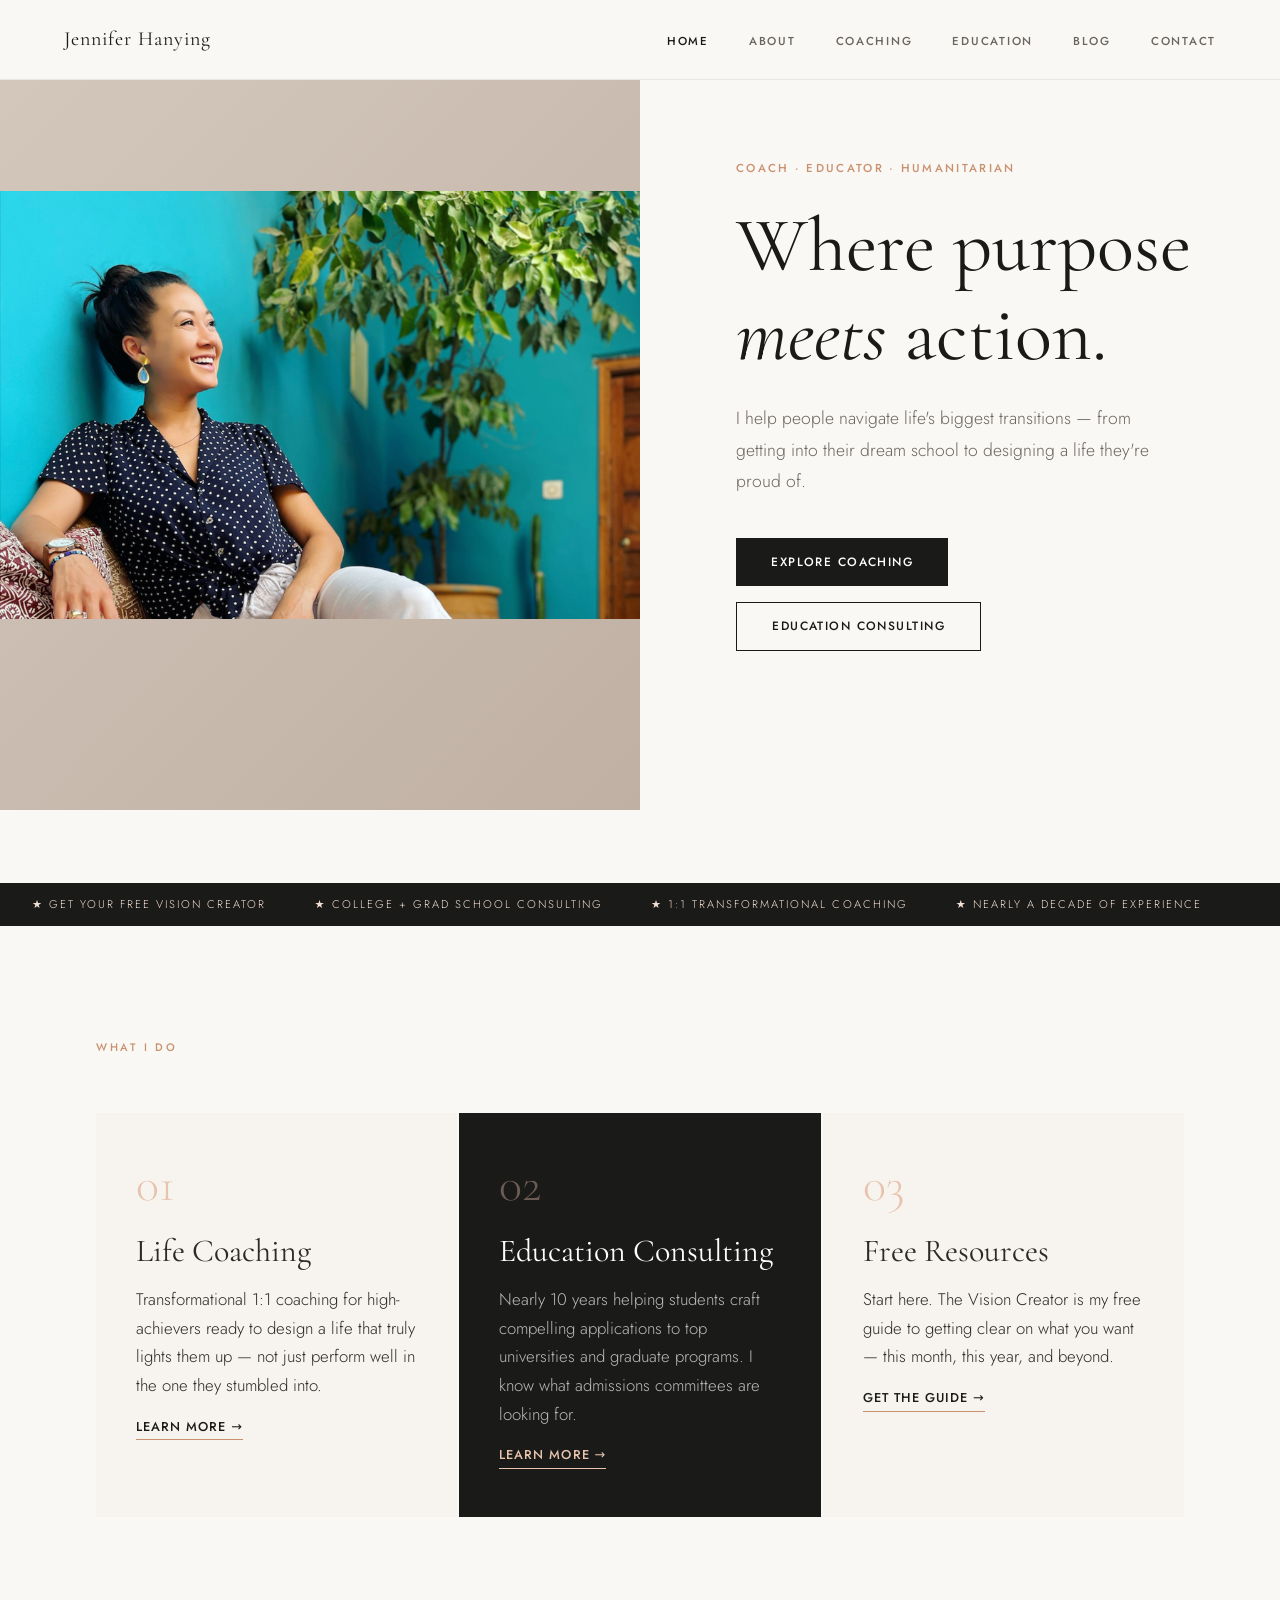
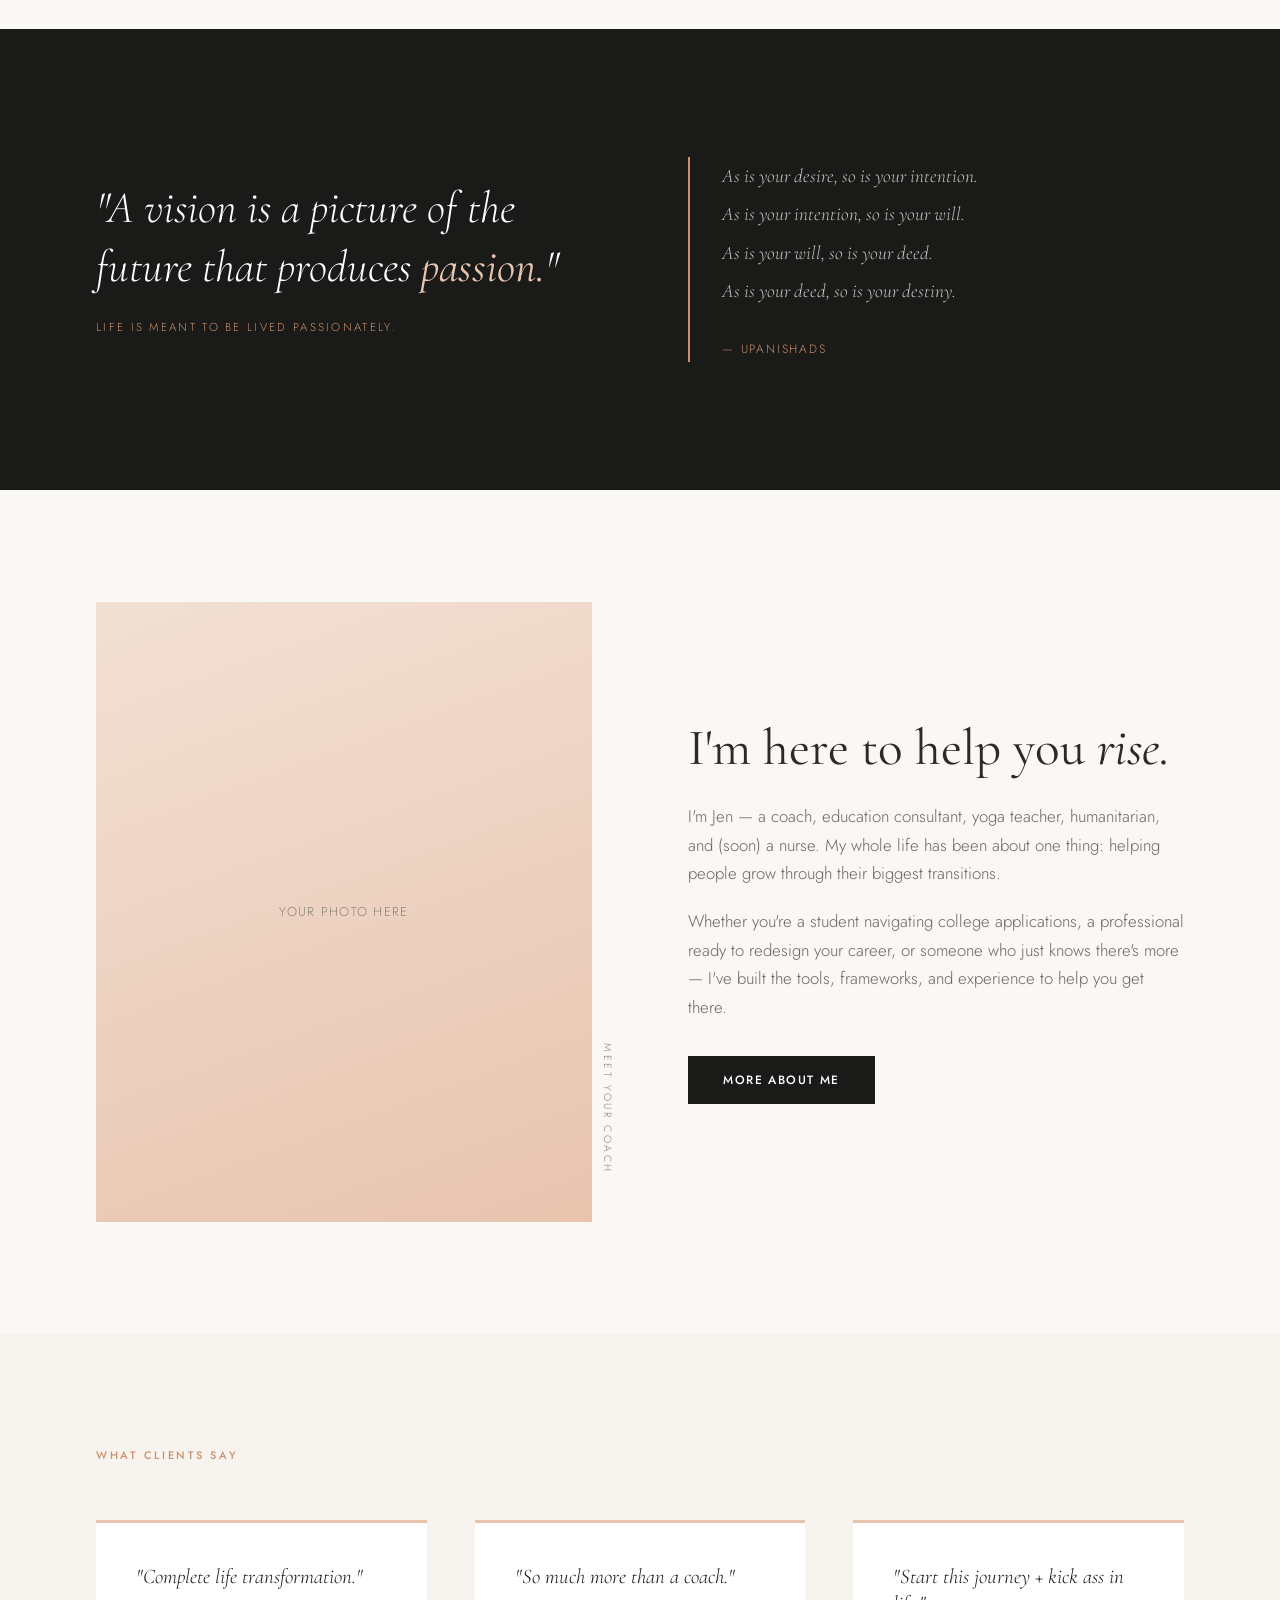
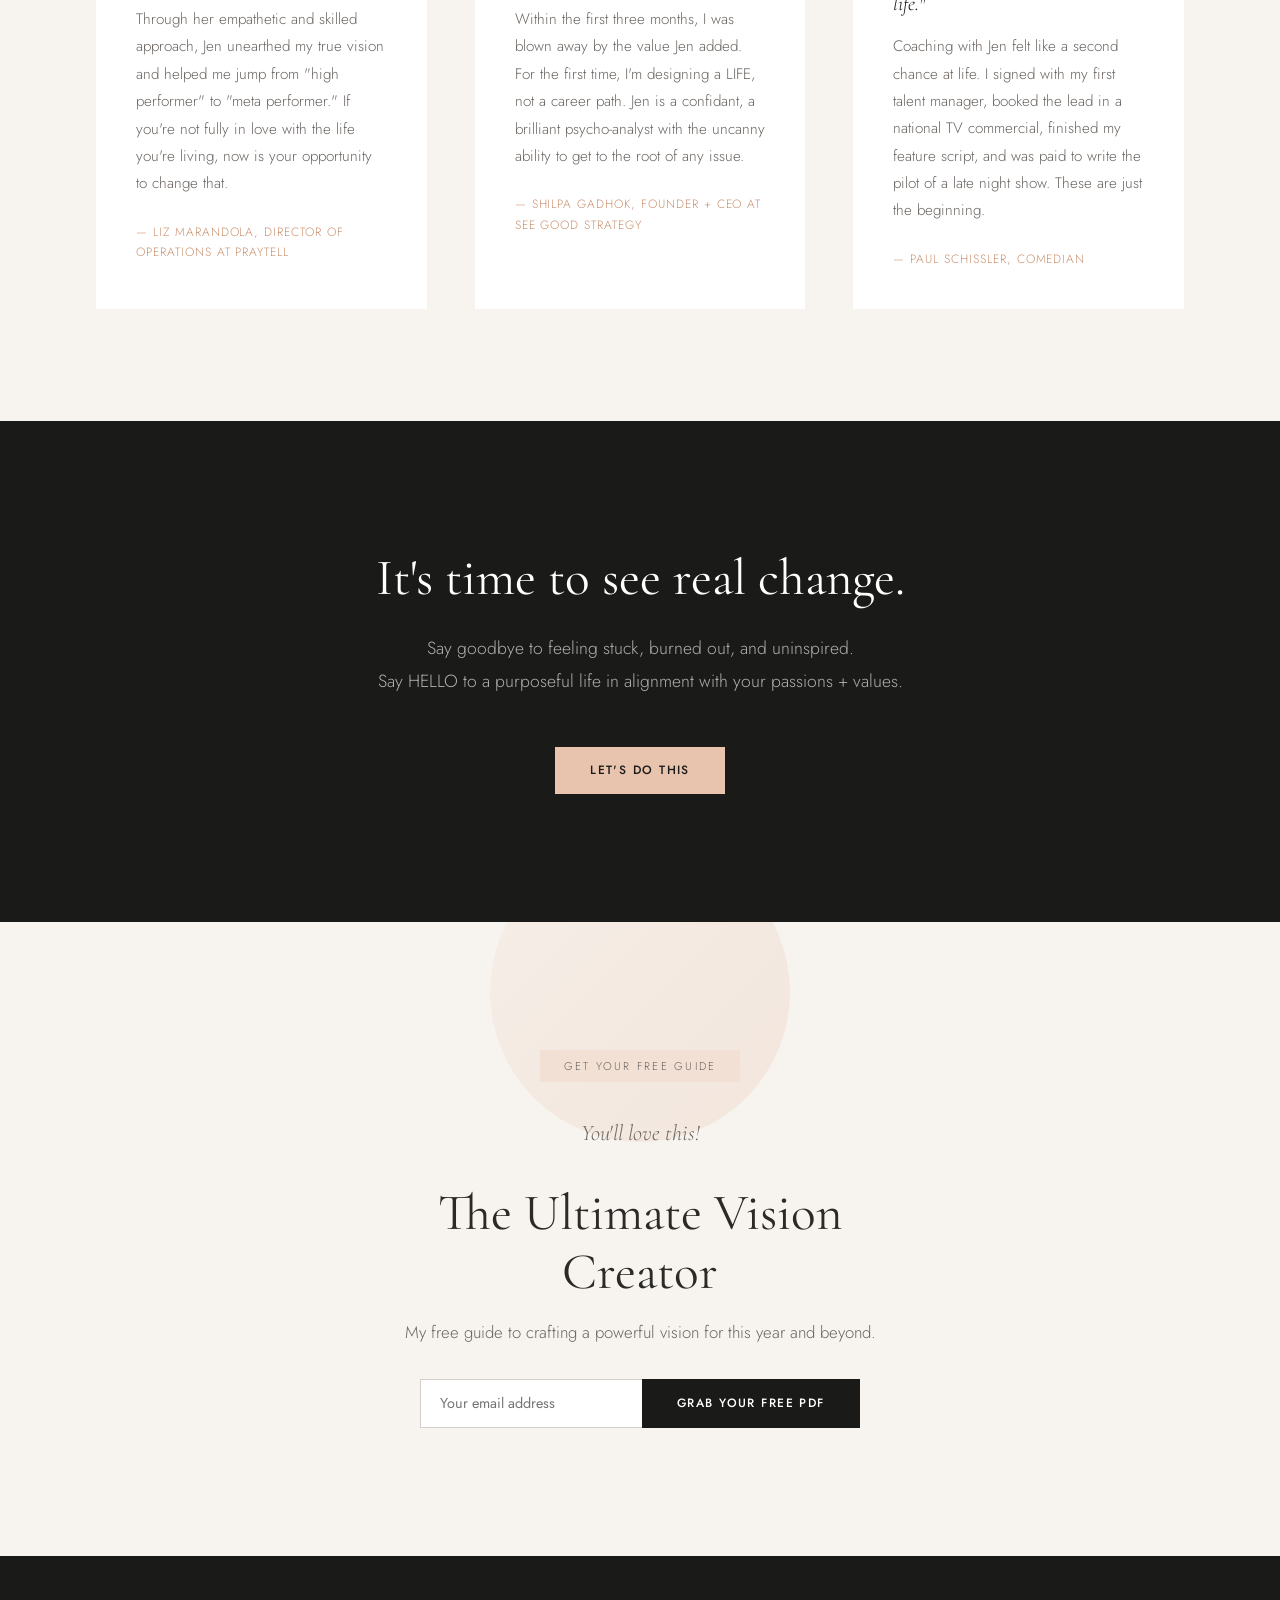
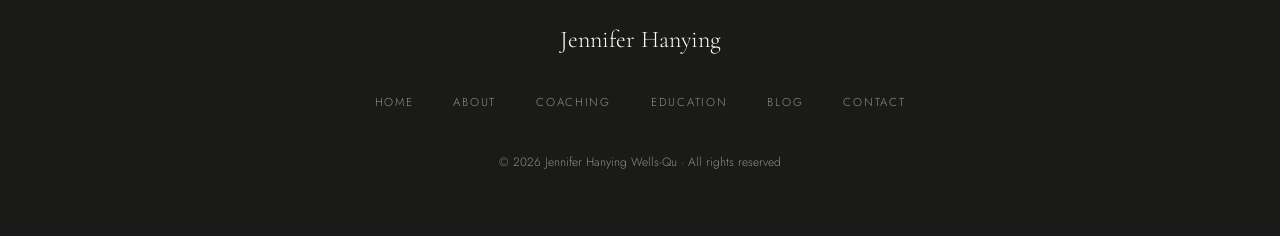
<file: index.html>
<!DOCTYPE html>
<html lang="en">
<head>
  <meta charset="UTF-8">
  <meta name="viewport" content="width=device-width, initial-scale=1.0">
  <title>Jennifer Hanying | Coach · Educator · Humanitarian</title>
  <link rel="preconnect" href="https://fonts.googleapis.com">
  <link href="https://fonts.googleapis.com/css2?family=Cormorant+Garamond:ital,wght@0,300;0,400;0,500;1,300;1,400&family=Jost:wght@300;400;500&display=swap" rel="stylesheet">
  <link rel="stylesheet" href="style.css">
</head>
<body>

  <!-- NAV -->
  <nav class="nav">
    <a href="index.html" class="nav-logo">Jennifer Hanying</a>
    <ul class="nav-links">
      <li><a href="index.html" class="active">Home</a></li>
      <li><a href="about.html">About</a></li>
      <li><a href="coaching.html">Coaching</a></li>
      <li><a href="education.html">Education</a></li>
      <li><a href="blog.html">Blog</a></li>
      <li><a href="contact.html">Contact</a></li>
    </ul>
    <button class="nav-toggle" aria-label="menu">&#9776;</button>
  </nav>

  <!-- HERO -->
  <section class="hero">
    <div class="hero-image-block">
      <div class="hero-img-placeholder">
        <span><img src="IMG_4529.JPG" alt="Your Name" class="profile-image"></span>
      </div>
    </div>
    <div class="hero-content">
      <p class="hero-eyebrow">Coach · Educator · Humanitarian</p>
      <h1 class="hero-headline">Where purpose<br><em>meets</em> action.</h1>
      <p class="hero-sub">I help people navigate life's biggest transitions — from getting into their dream school to designing a life they're proud of.</p>
      <div class="hero-ctas">
        <a href="coaching.html" class="btn btn-dark">Explore Coaching</a>
        <a href="education.html" class="btn btn-outline">Education Consulting</a>
      </div>
    </div>
  </section>

  <!-- BANNER -->
  <div class="banner">
    <span>★ GET YOUR FREE VISION CREATOR</span>
    <span>★ COLLEGE + GRAD SCHOOL CONSULTING</span>
    <span>★ 1:1 TRANSFORMATIONAL COACHING</span>
    <span>★ NEARLY A DECADE OF EXPERIENCE</span>
  </div>

  <!-- WHAT I DO -->
  <section class="section what-i-do">
    <div class="section-label">What I Do</div>
    <div class="what-grid">
      <div class="what-card">
        <span class="what-num">01</span>
        <h3>Life Coaching</h3>
        <p>Transformational 1:1 coaching for high-achievers ready to design a life that truly lights them up — not just perform well in the one they stumbled into.</p>
        <a href="coaching.html" class="link-arrow">Learn more →</a>
      </div>
      <div class="what-card what-card--accent">
        <span class="what-num">02</span>
        <h3>Education Consulting</h3>
        <p>Nearly 10 years helping students craft compelling applications to top universities and graduate programs. I know what admissions committees are looking for.</p>
        <a href="education.html" class="link-arrow">Learn more →</a>
      </div>
      <div class="what-card">
        <span class="what-num">03</span>
        <h3>Free Resources</h3>
        <p>Start here. The Vision Creator is my free guide to getting clear on what you want — this month, this year, and beyond.</p>
        <a href="#vision" class="link-arrow">Get the guide →</a>
      </div>
    </div>
  </section>

  <!-- QUOTE SECTION -->
  <section class="quote-section">
    <div class="quote-inner">
      <blockquote>
        <p>"A vision is a picture of the future that produces <strong>passion.</strong>"</p>
        <cite>Life is meant to be lived passionately.</cite>
      </blockquote>
      <div class="upanishad">
        <p>As is your desire, so is your intention.<br>
        As is your intention, so is your will.<br>
        As is your will, so is your deed.<br>
        As is your deed, so is your destiny.</p>
        <span>— Upanishads</span>
      </div>
    </div>
  </section>

  <!-- MEET JEN -->
  <section class="section meet">
    <div class="meet-img">
      <div class="meet-img-placeholder"><span>Your photo here</span></div>
      <div class="meet-tag">Meet Your Coach</div>
    </div>
    <div class="meet-content">
      <h2>I'm here to help you <em>rise.</em></h2>
      <p>I'm Jen — a coach, education consultant, yoga teacher, humanitarian, and (soon) a nurse. My whole life has been about one thing: helping people grow through their biggest transitions.</p>
      <p>Whether you're a student navigating college applications, a professional ready to redesign your career, or someone who just knows there's more — I've built the tools, frameworks, and experience to help you get there.</p>
      <a href="about.html" class="btn btn-dark">More About Me</a>
    </div>
  </section>

  <!-- TESTIMONIALS -->
  <section class="section testimonials">
    <div class="section-label">What Clients Say</div>
    <div class="testimonial-grid">
      <div class="testimonial">
        <p class="t-quote">"Complete life transformation."</p>
        <p class="t-body">Through her empathetic and skilled approach, Jen unearthed my true vision and helped me jump from "high performer" to "meta performer." If you're not fully in love with the life you're living, now is your opportunity to change that.</p>
        <p class="t-attr">— Liz Marandola, Director of Operations at Praytell</p>
      </div>
      <div class="testimonial">
        <p class="t-quote">"So much more than a coach."</p>
        <p class="t-body">Within the first three months, I was blown away by the value Jen added. For the first time, I'm designing a LIFE, not a career path. Jen is a confidant, a brilliant psycho-analyst with the uncanny ability to get to the root of any issue.</p>
        <p class="t-attr">— Shilpa Gadhok, Founder + CEO at See Good Strategy</p>
      </div>
      <div class="testimonial">
        <p class="t-quote">"Start this journey + kick ass in life."</p>
        <p class="t-body">Coaching with Jen felt like a second chance at life. I signed with my first talent manager, booked the lead in a national TV commercial, finished my feature script, and was paid to write the pilot of a late night show. These are just the beginning.</p>
        <p class="t-attr">— Paul Schissler, Comedian</p>
      </div>
    </div>
  </section>

  <!-- CTA DARK -->
  <section class="cta-dark">
    <h2>It's time to see real change.</h2>
    <p>Say goodbye to feeling stuck, burned out, and uninspired.<br>Say HELLO to a purposeful life in alignment with your passions + values.</p>
    <a href="contact.html" class="btn btn-blush">Let's Do This</a>
  </section>

  <!-- VISION CREATOR -->
  <section class="vision-section" id="vision">
    <div class="vision-inner">
      <p class="vision-eyebrow">Get Your Free Guide</p>
      <p class="vision-script">You'll love this!</p>
      <h2>The Ultimate Vision Creator</h2>
      <p>My free guide to crafting a powerful vision for this year and beyond.</p>
      <form class="vision-form">
        <input type="email" placeholder="Your email address">
        <button type="submit" class="btn btn-dark">Grab Your Free PDF</button>
      </form>
    </div>
  </section>

  <!-- FOOTER -->
  <footer class="footer">
    <div class="footer-inner">
      <p class="footer-logo">Jennifer Hanying</p>
      <nav class="footer-nav">
        <a href="index.html">Home</a>
        <a href="about.html">About</a>
        <a href="coaching.html">Coaching</a>
        <a href="education.html">Education</a>
        <a href="blog.html">Blog</a>
        <a href="contact.html">Contact</a>
      </nav>
      <p class="footer-copy">© 2026 Jennifer Hanying Wells-Qu · All rights reserved</p>
    </div>
  </footer>

  <script src="main.js"></script>
</body>
</html>
</file>
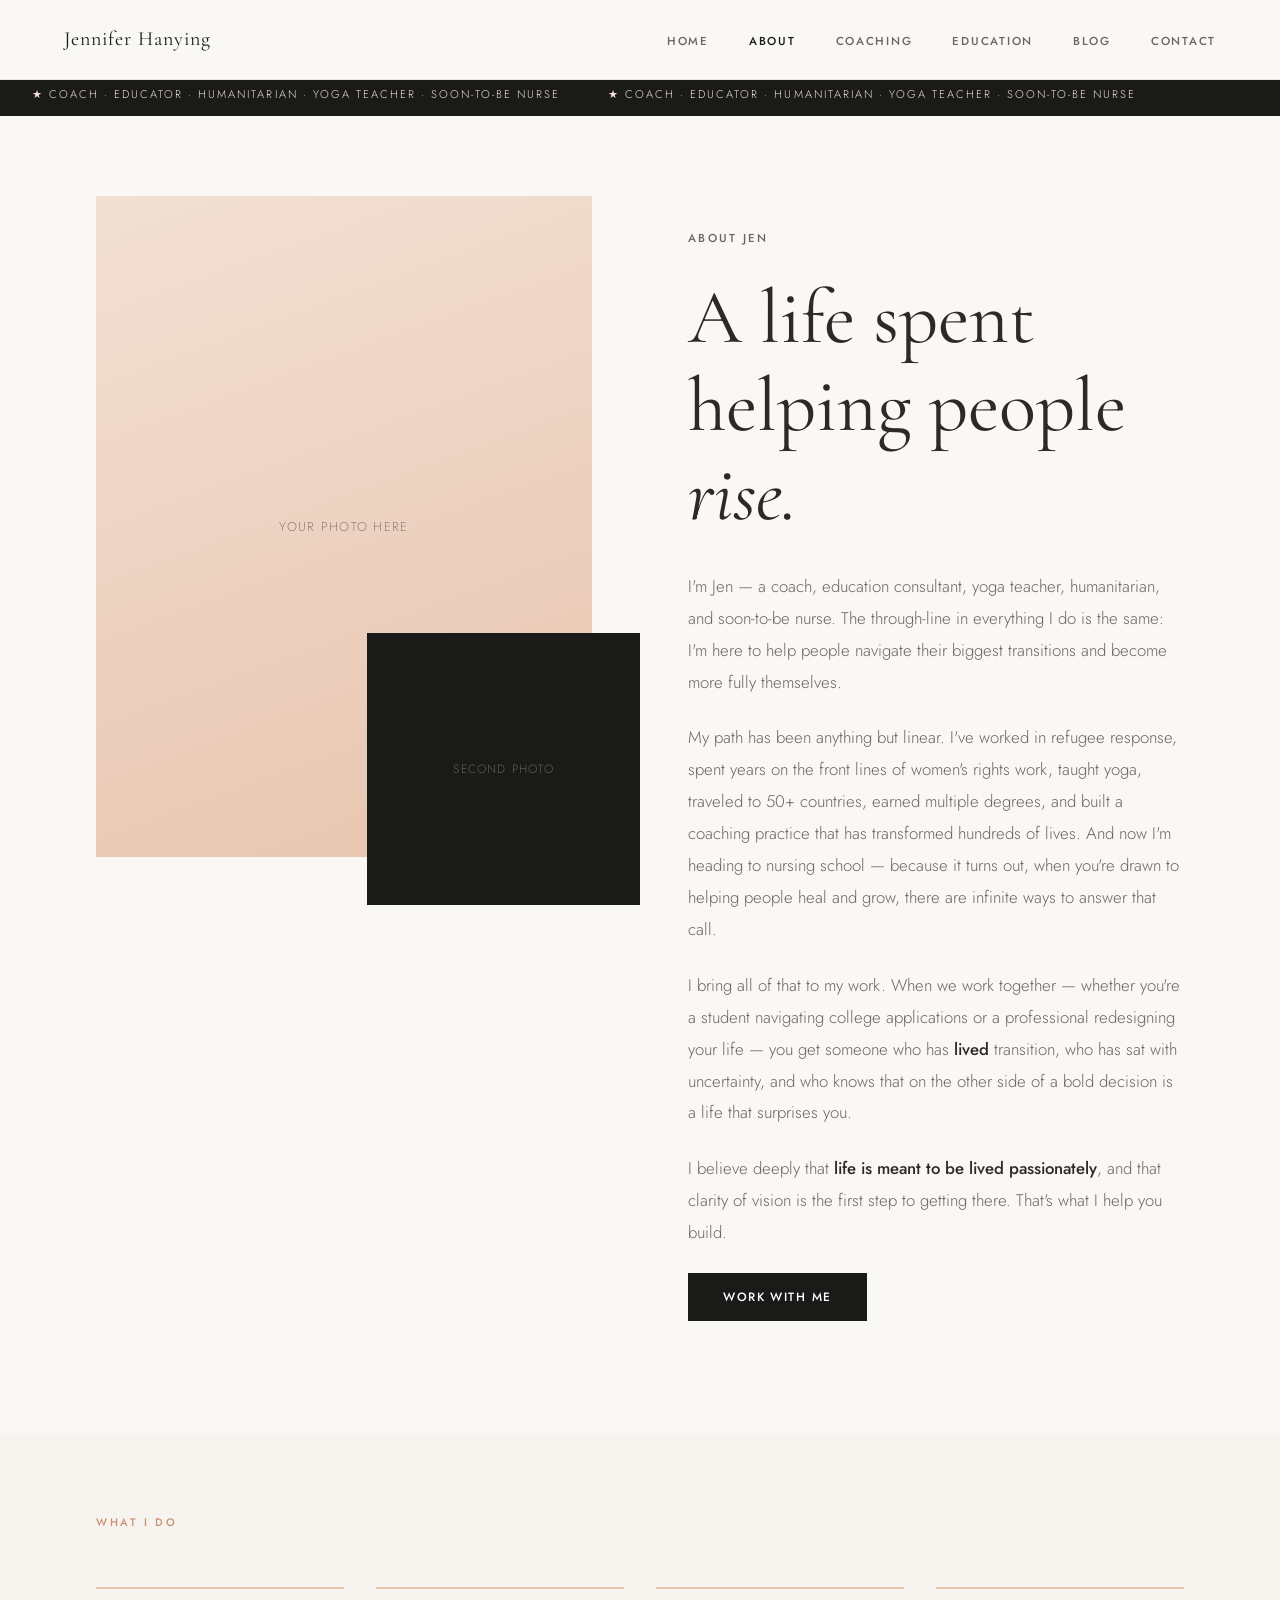
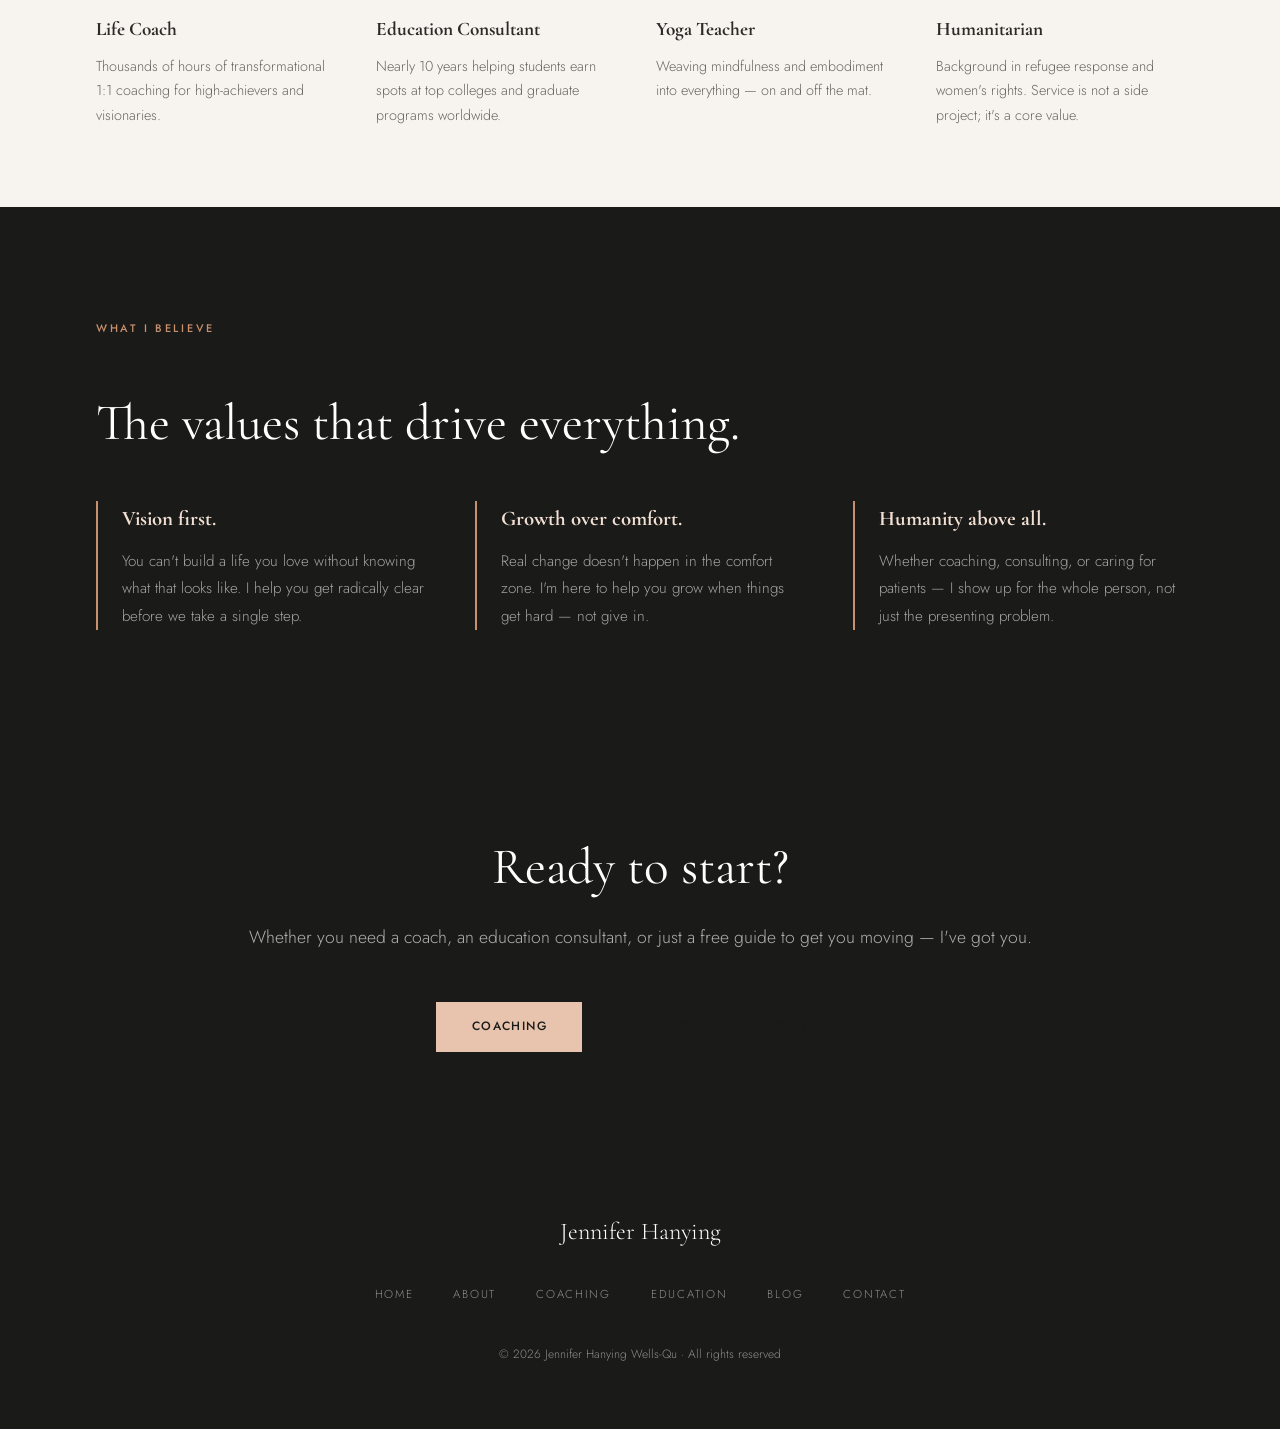
<file: about.html>
<!DOCTYPE html>
<html lang="en">
<head>
  <meta charset="UTF-8">
  <meta name="viewport" content="width=device-width, initial-scale=1.0">
  <title>About | Jennifer Hanying</title>
  <link rel="preconnect" href="https://fonts.googleapis.com">
  <link href="https://fonts.googleapis.com/css2?family=Cormorant+Garamond:ital,wght@0,300;0,400;0,500;1,300;1,400&family=Jost:wght@300;400;500&display=swap" rel="stylesheet">
  <link rel="stylesheet" href="style.css">
  <style>
    .about-grid {
      display: grid;
      grid-template-columns: 1fr 1fr;
      gap: 6rem;
      align-items: start;
      padding: 5rem 6rem 7rem;
    }
    .about-img-stack { position: relative; }
    .about-img-main {
      width: 100%;
      aspect-ratio: 3/4;
      background: linear-gradient(160deg, var(--blush-light) 0%, var(--blush) 100%);
      display: flex; align-items: center; justify-content: center;
      color: var(--stone); font-size: 0.8rem; letter-spacing: 0.1em; text-transform: uppercase;
    }
    .about-img-secondary {
      position: absolute;
      bottom: -3rem; right: -3rem;
      width: 55%;
      aspect-ratio: 1/1;
      background: var(--black);
      display: flex; align-items: center; justify-content: center;
      color: rgba(255,255,255,0.3); font-size: 0.75rem; letter-spacing: 0.1em; text-transform: uppercase;
    }
    .about-text { padding-top: 2rem; }
    .about-text h1 { margin-bottom: 2rem; }
    .about-text p { color: var(--text-light); margin-bottom: 1.5rem; line-height: 1.9; }
    .about-text strong { color: var(--text); font-weight: 500; }

    .roles-strip {
      background: var(--off-white);
      padding: 5rem 6rem;
    }
    .roles-strip h2 { margin-bottom: 3rem; }
    .roles-list {
      display: grid;
      grid-template-columns: repeat(4, 1fr);
      gap: 2rem;
    }
    .role-item { border-top: 2px solid var(--blush); padding-top: 1.5rem; }
    .role-item h4 { font-family: var(--serif); font-size: 1.2rem; margin-bottom: 0.5rem; }
    .role-item p { font-size: 0.9rem; color: var(--text-light); }

    .about-values {
      padding: 7rem 6rem;
      background: var(--black);
      color: #fff;
    }
    .about-values .section-label { color: var(--blush-deep); }
    .about-values h2 { color: #fff; margin-bottom: 3rem; }
    .values-grid { display: grid; grid-template-columns: repeat(3, 1fr); gap: 3rem; }
    .value { border-left: 2px solid var(--blush-deep); padding-left: 1.5rem; }
    .value h4 { font-family: var(--serif); font-size: 1.3rem; color: var(--blush-light); margin-bottom: 0.75rem; }
    .value p { font-size: 0.95rem; color: rgba(255,255,255,0.6); line-height: 1.8; }

    @media (max-width: 900px) {
      .about-grid { grid-template-columns: 1fr; padding: 3rem 2rem; gap: 3rem; }
      .about-img-secondary { display: none; }
      .roles-strip { padding: 4rem 2rem; }
      .roles-list { grid-template-columns: repeat(2, 1fr); }
      .about-values { padding: 5rem 2rem; }
      .values-grid { grid-template-columns: 1fr; gap: 2rem; }
    }
  </style>
</head>
<body>

  <nav class="nav">
    <a href="index.html" class="nav-logo">Jennifer Hanying</a>
    <ul class="nav-links">
      <li><a href="index.html">Home</a></li>
      <li><a href="about.html" class="active">About</a></li>
      <li><a href="coaching.html">Coaching</a></li>
      <li><a href="education.html">Education</a></li>
      <li><a href="blog.html">Blog</a></li>
      <li><a href="contact.html">Contact</a></li>
    </ul>
    <button class="nav-toggle" aria-label="menu">&#9776;</button>
  </nav>

  <div class="banner">
    <span>★ COACH · EDUCATOR · HUMANITARIAN · YOGA TEACHER · SOON-TO-BE NURSE</span>
    <span>★ COACH · EDUCATOR · HUMANITARIAN · YOGA TEACHER · SOON-TO-BE NURSE</span>
  </div>

  <div class="about-grid">
    <div class="about-img-stack">
      <div class="about-img-main"><span>Your photo here</span></div>
      <div class="about-img-secondary"><span>Second photo</span></div>
    </div>
    <div class="about-text">
      <p class="page-hero-eyebrow">About Jen</p>
      <h1>A life spent helping people <em>rise.</em></h1>
      <p>I'm Jen — a coach, education consultant, yoga teacher, humanitarian, and soon-to-be nurse. The through-line in everything I do is the same: I'm here to help people navigate their biggest transitions and become more fully themselves.</p>
      <p>My path has been anything but linear. I've worked in refugee response, spent years on the front lines of women's rights work, taught yoga, traveled to 50+ countries, earned multiple degrees, and built a coaching practice that has transformed hundreds of lives. And now I'm heading to nursing school — because it turns out, when you're drawn to helping people heal and grow, there are infinite ways to answer that call.</p>
      <p>I bring all of that to my work. When we work together — whether you're a student navigating college applications or a professional redesigning your life — you get someone who has <strong>lived</strong> transition, who has sat with uncertainty, and who knows that on the other side of a bold decision is a life that surprises you.</p>
      <p>I believe deeply that <strong>life is meant to be lived passionately</strong>, and that clarity of vision is the first step to getting there. That's what I help you build.</p>
      <a href="contact.html" class="btn btn-dark">Work With Me</a>
    </div>
  </div>

  <div class="roles-strip">
    <div class="section-label">What I Do</div>
    <div class="roles-list">
      <div class="role-item">
        <h4>Life Coach</h4>
        <p>Thousands of hours of transformational 1:1 coaching for high-achievers and visionaries.</p>
      </div>
      <div class="role-item">
        <h4>Education Consultant</h4>
        <p>Nearly 10 years helping students earn spots at top colleges and graduate programs worldwide.</p>
      </div>
      <div class="role-item">
        <h4>Yoga Teacher</h4>
        <p>Weaving mindfulness and embodiment into everything — on and off the mat.</p>
      </div>
      <div class="role-item">
        <h4>Humanitarian</h4>
        <p>Background in refugee response and women's rights. Service is not a side project; it's a core value.</p>
      </div>
    </div>
  </div>

  <div class="about-values">
    <div class="section-label">What I Believe</div>
    <h2>The values that drive everything.</h2>
    <div class="values-grid">
      <div class="value">
        <h4>Vision first.</h4>
        <p>You can't build a life you love without knowing what that looks like. I help you get radically clear before we take a single step.</p>
      </div>
      <div class="value">
        <h4>Growth over comfort.</h4>
        <p>Real change doesn't happen in the comfort zone. I'm here to help you grow when things get hard — not give in.</p>
      </div>
      <div class="value">
        <h4>Humanity above all.</h4>
        <p>Whether coaching, consulting, or caring for patients — I show up for the whole person, not just the presenting problem.</p>
      </div>
    </div>
  </div>

  <section class="cta-dark" style="padding:6rem 4rem;">
    <h2>Ready to start?</h2>
    <p>Whether you need a coach, an education consultant, or just a free guide to get you moving — I've got you.</p>
    <div style="display:flex;gap:1rem;justify-content:center;flex-wrap:wrap;">
      <a href="coaching.html" class="btn btn-blush">Coaching</a>
      <a href="education.html" class="btn btn-outline">Education Consulting</a>
    </div>
  </section>

  <footer class="footer">
    <div class="footer-inner">
      <p class="footer-logo">Jennifer Hanying</p>
      <nav class="footer-nav">
        <a href="index.html">Home</a>
        <a href="about.html">About</a>
        <a href="coaching.html">Coaching</a>
        <a href="education.html">Education</a>
        <a href="blog.html">Blog</a>
        <a href="contact.html">Contact</a>
      </nav>
      <p class="footer-copy">© 2026 Jennifer Hanying Wells-Qu · All rights reserved</p>
    </div>
  </footer>

  <script src="main.js"></script>
</body>
</html>
</file>
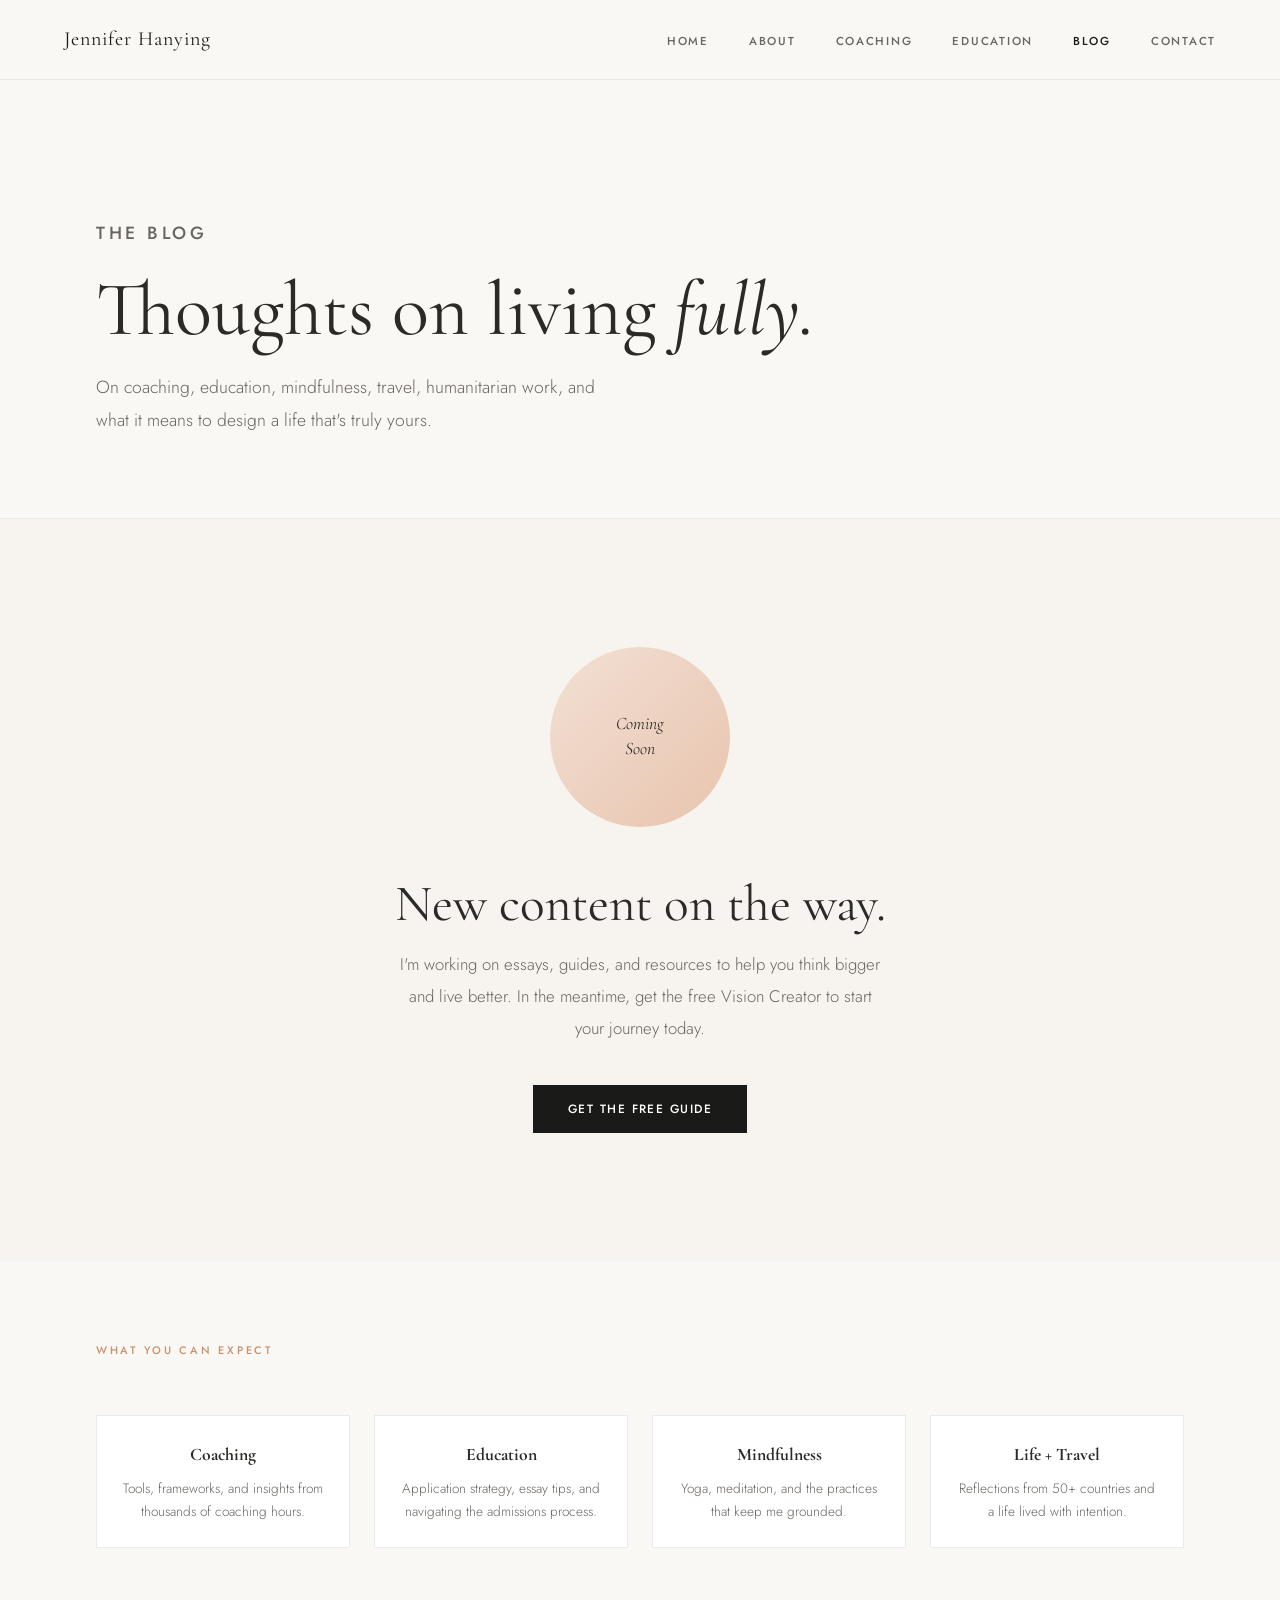
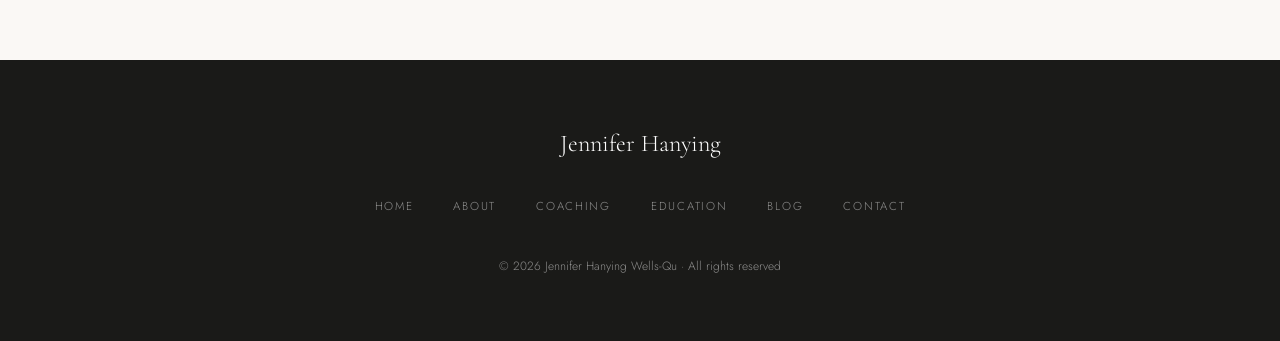
<file: blog.html>
<!DOCTYPE html>
<html lang="en">
<head>
  <meta charset="UTF-8">
  <meta name="viewport" content="width=device-width, initial-scale=1.0">
  <title>Blog | Jennifer Hanying</title>
  <link rel="preconnect" href="https://fonts.googleapis.com">
  <link href="https://fonts.googleapis.com/css2?family=Cormorant+Garamond:ital,wght@0,300;0,400;0,500;1,300;1,400&family=Jost:wght@300;400;500&display=swap" rel="stylesheet">
  <link rel="stylesheet" href="style.css">
  <style>
    .blog-hero {
      margin-top: 73px;
      padding: 9rem 6rem 5rem;
      background: var(--warm-white);
      border-bottom: 1px solid rgba(0,0,0,0.06);
    }
    .blog-hero h1 { margin-bottom: 1rem; }
    .blog-hero p { color: var(--text-light); max-width: 520px; font-size: 1.1rem; line-height: 1.9; }

    .blog-coming-soon {
      padding: 8rem 6rem;
      text-align: center;
      background: var(--off-white);
    }
    .coming-circle {
      width: 180px;
      height: 180px;
      border-radius: 50%;
      background: linear-gradient(135deg, var(--blush-light) 0%, var(--blush) 100%);
      display: flex;
      align-items: center;
      justify-content: center;
      margin: 0 auto 3rem;
    }
    .coming-circle span {
      font-family: var(--serif);
      font-style: italic;
      font-size: 1.1rem;
      color: var(--black);
      text-align: center;
      line-height: 1.4;
    }
    .blog-coming-soon h2 { margin-bottom: 1rem; }
    .blog-coming-soon p { color: var(--text-light); max-width: 480px; margin: 0 auto 2.5rem; font-size: 1.05rem; line-height: 1.9; }

    .blog-topics {
      padding: 5rem 6rem 7rem;
      background: var(--warm-white);
    }
    .topics-grid {
      display: grid;
      grid-template-columns: repeat(4, 1fr);
      gap: 1.5rem;
      margin-top: 2.5rem;
    }
    .topic-pill {
      padding: 1.5rem;
      border: 1.5px solid rgba(0,0,0,0.08);
      text-align: center;
      background: #fff;
    }
    .topic-pill h4 { font-family: var(--serif); font-size: 1.1rem; margin-bottom: 0.4rem; }
    .topic-pill p { font-size: 0.85rem; color: var(--text-light); }

    @media (max-width: 900px) {
      .blog-hero { padding: 6rem 2rem 4rem; }
      .blog-coming-soon { padding: 5rem 2rem; }
      .blog-topics { padding: 4rem 2rem; }
      .topics-grid { grid-template-columns: repeat(2, 1fr); }
    }
  </style>
</head>
<body>

  <nav class="nav">
    <a href="index.html" class="nav-logo">Jennifer Hanying</a>
    <ul class="nav-links">
      <li><a href="index.html">Home</a></li>
      <li><a href="about.html">About</a></li>
      <li><a href="coaching.html">Coaching</a></li>
      <li><a href="education.html">Education</a></li>
      <li><a href="blog.html" class="active">Blog</a></li>
      <li><a href="contact.html">Contact</a></li>
    </ul>
    <button class="nav-toggle" aria-label="menu">&#9776;</button>
  </nav>

  <div class="blog-hero">
    <p class="page-hero-eyebrow">The Blog</p>
    <h1>Thoughts on living <em>fully.</em></h1>
    <p>On coaching, education, mindfulness, travel, humanitarian work, and what it means to design a life that's truly yours.</p>
  </div>

  <div class="blog-coming-soon">
    <div class="coming-circle"><span>Coming<br>Soon</span></div>
    <h2>New content on the way.</h2>
    <p>I'm working on essays, guides, and resources to help you think bigger and live better. In the meantime, get the free Vision Creator to start your journey today.</p>
    <a href="index.html#vision" class="btn btn-dark">Get the Free Guide</a>
  </div>

  <div class="blog-topics">
    <div class="section-label">What You Can Expect</div>
    <div class="topics-grid">
      <div class="topic-pill">
        <h4>Coaching</h4>
        <p>Tools, frameworks, and insights from thousands of coaching hours.</p>
      </div>
      <div class="topic-pill">
        <h4>Education</h4>
        <p>Application strategy, essay tips, and navigating the admissions process.</p>
      </div>
      <div class="topic-pill">
        <h4>Mindfulness</h4>
        <p>Yoga, meditation, and the practices that keep me grounded.</p>
      </div>
      <div class="topic-pill">
        <h4>Life + Travel</h4>
        <p>Reflections from 50+ countries and a life lived with intention.</p>
      </div>
    </div>
  </div>

  <footer class="footer">
    <div class="footer-inner">
      <p class="footer-logo">Jennifer Hanying</p>
      <nav class="footer-nav">
        <a href="index.html">Home</a>
        <a href="about.html">About</a>
        <a href="coaching.html">Coaching</a>
        <a href="education.html">Education</a>
        <a href="blog.html">Blog</a>
        <a href="contact.html">Contact</a>
      </nav>
      <p class="footer-copy">© 2026 Jennifer Hanying Wells-Qu · All rights reserved</p>
    </div>
  </footer>

  <script src="main.js"></script>
</body>
</html>
</file>
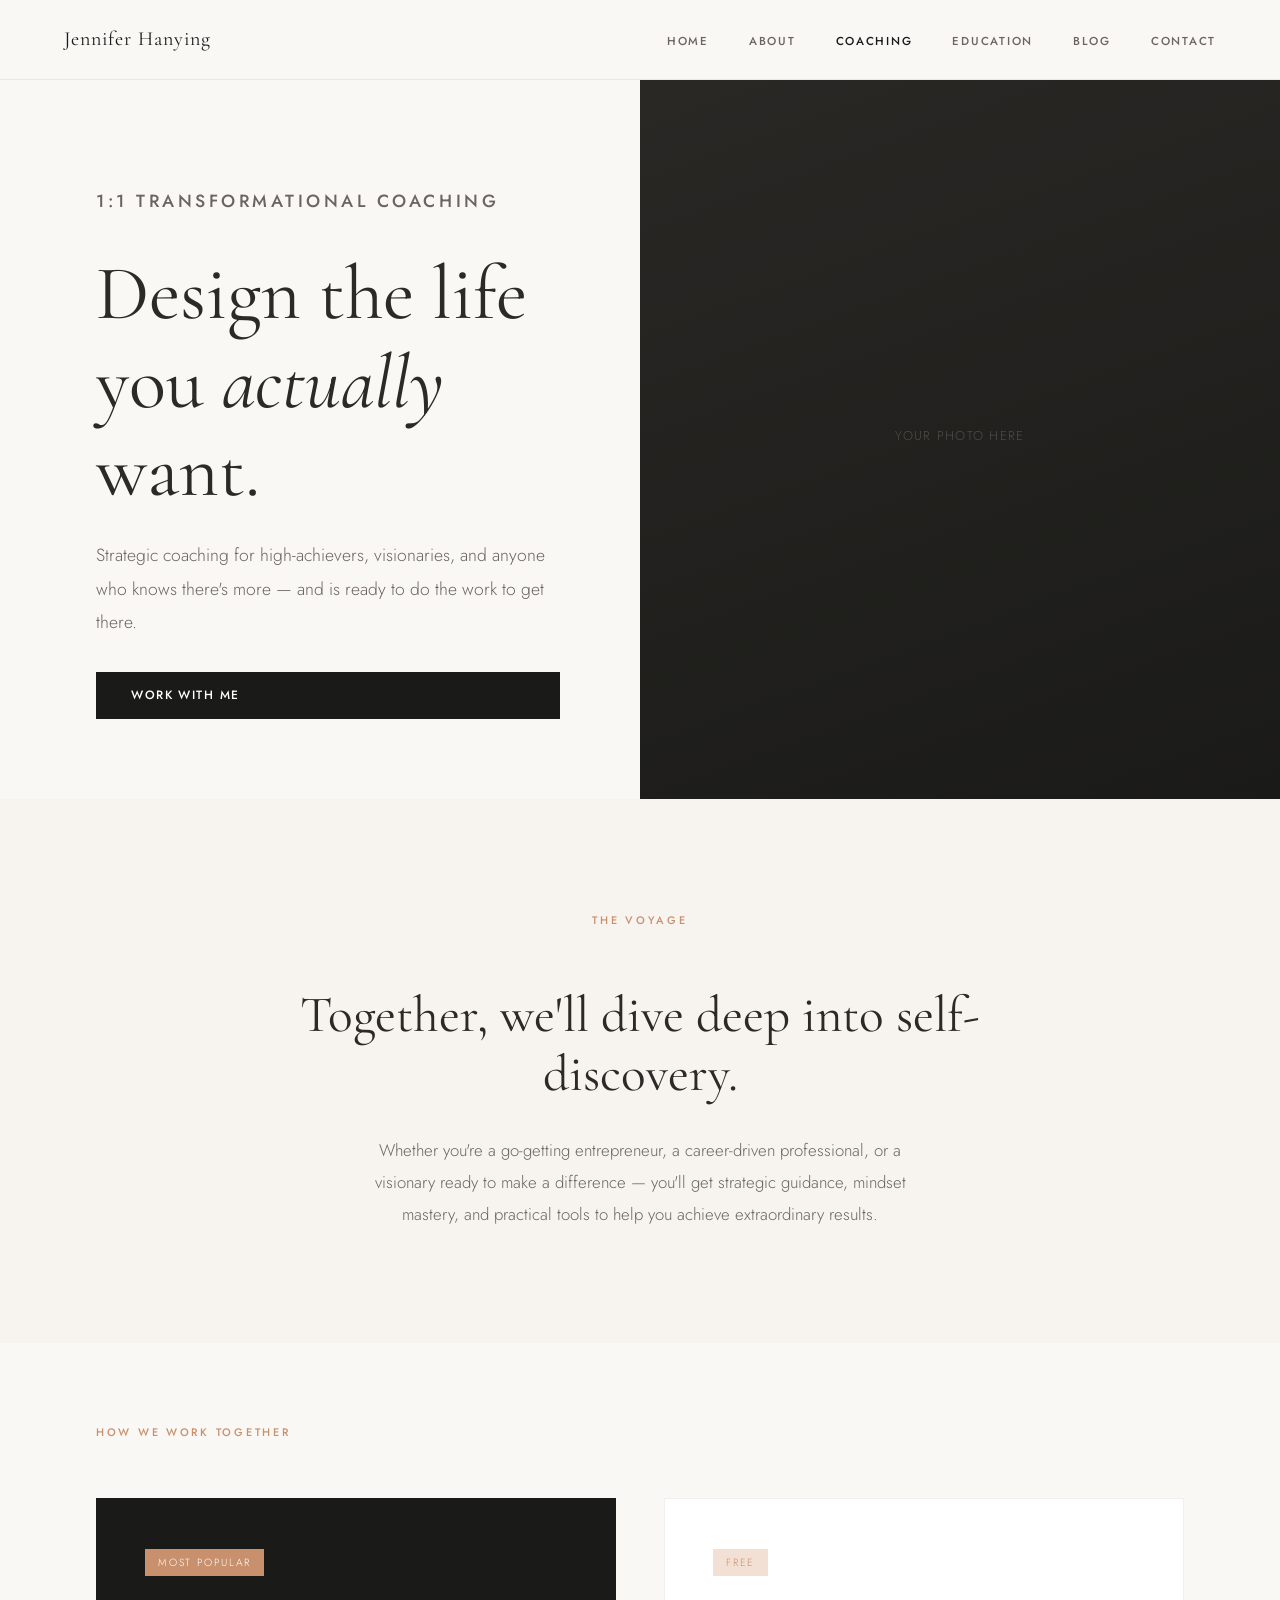
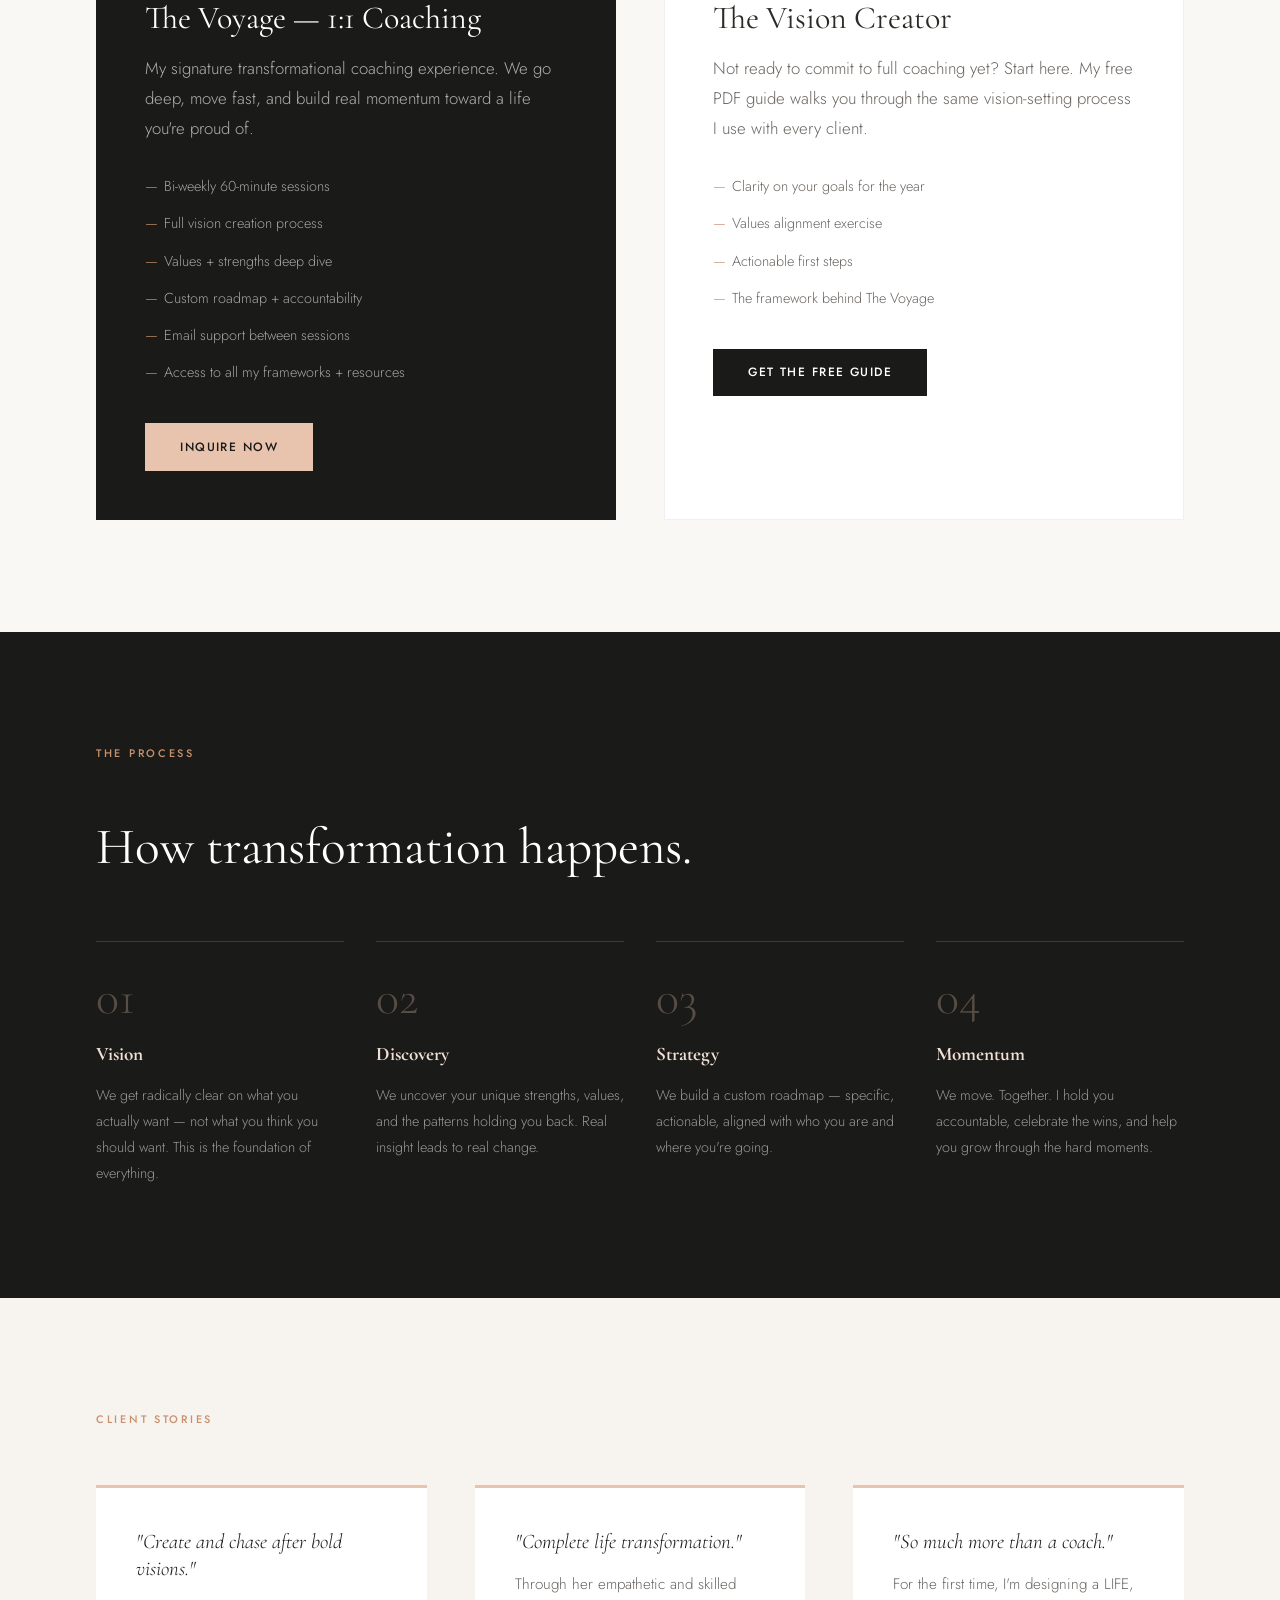
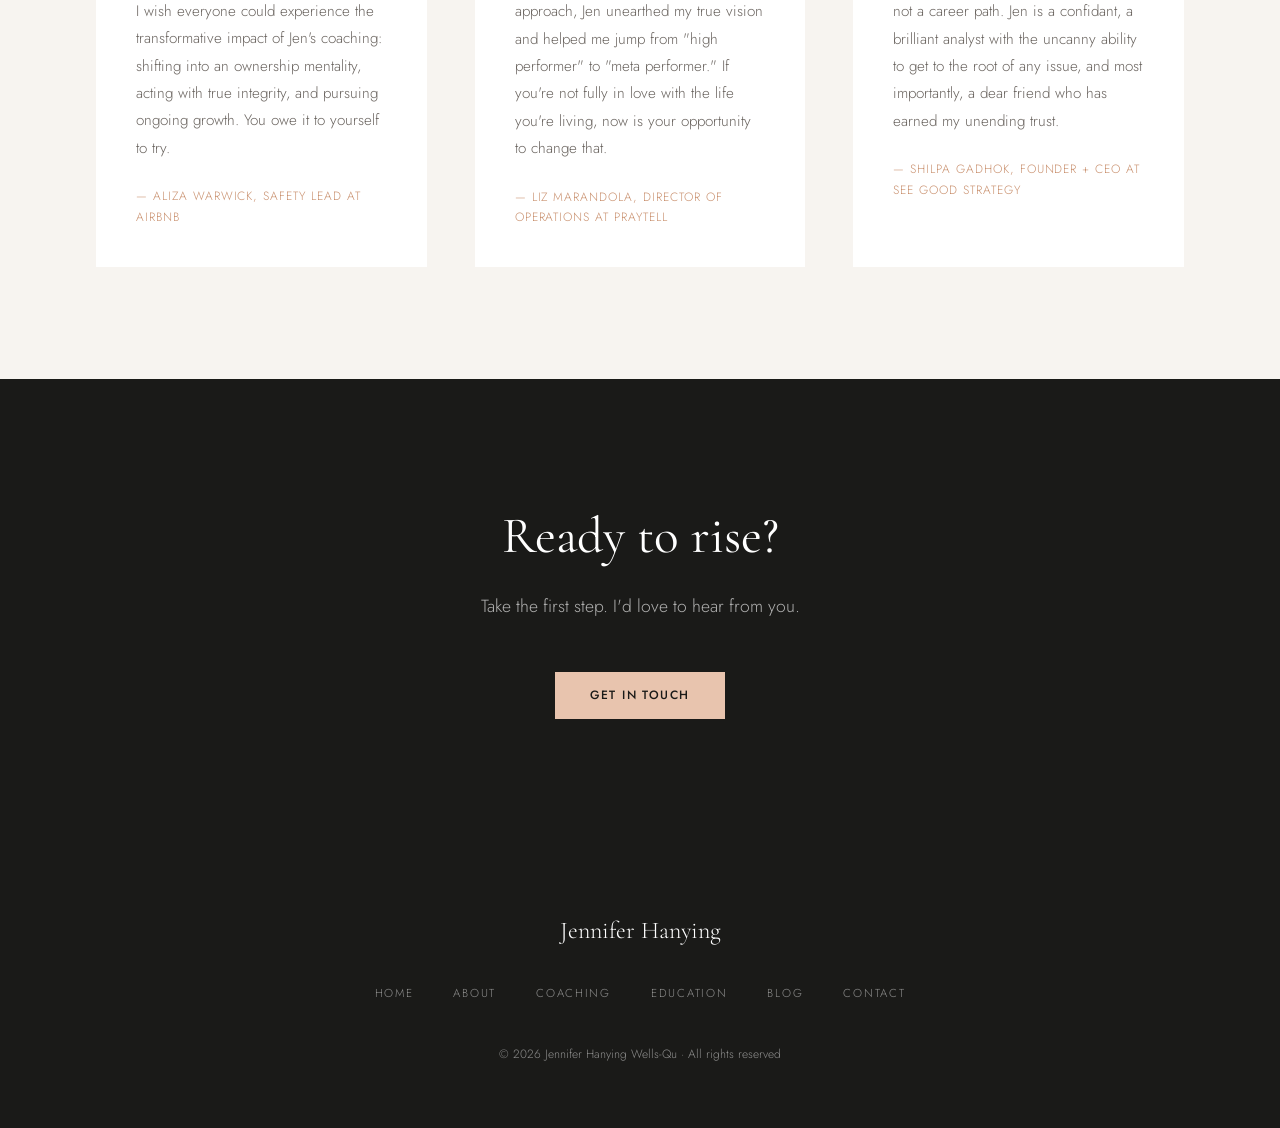
<file: coaching.html>
<!DOCTYPE html>
<html lang="en">
<head>
  <meta charset="UTF-8">
  <meta name="viewport" content="width=device-width, initial-scale=1.0">
  <title>Coaching | Jennifer Hanying</title>
  <link rel="preconnect" href="https://fonts.googleapis.com">
  <link href="https://fonts.googleapis.com/css2?family=Cormorant+Garamond:ital,wght@0,300;0,400;0,500;1,300;1,400&family=Jost:wght@300;400;500&display=swap" rel="stylesheet">
  <link rel="stylesheet" href="style.css">
  <style>
    .coaching-hero {
      display: grid;
      grid-template-columns: 1fr 1fr;
      min-height: 80vh;
      margin-top: 73px;
    }
    .coaching-hero-text {
      padding: 7rem 5rem 5rem 6rem;
      display: flex;
      flex-direction: column;
      justify-content: center;
    }
    .coaching-hero-img {
      background: linear-gradient(160deg, #2a2825 0%, #1a1a18 100%);
      display: flex; align-items: center; justify-content: center;
      color: rgba(255,255,255,0.2); font-size: 0.8rem; letter-spacing: 0.1em; text-transform: uppercase;
    }
    .coaching-hero-text h1 { margin-bottom: 1.5rem; }
    .coaching-hero-text p { color: var(--text-light); max-width: 480px; margin-bottom: 2rem; font-size: 1.1rem; line-height: 1.9; }

    .coaching-intro {
      padding: 7rem 6rem;
      background: var(--off-white);
      text-align: center;
    }
    .coaching-intro h2 { max-width: 700px; margin: 0 auto 2rem; }
    .coaching-intro p { max-width: 580px; margin: 0 auto; color: var(--text-light); font-size: 1.05rem; line-height: 1.9; }

    .offerings {
      padding: 5rem 6rem 7rem;
      background: var(--warm-white);
    }
    .offerings-grid {
      display: grid;
      grid-template-columns: repeat(2, 1fr);
      gap: 3rem;
      margin-top: 3rem;
    }
    .offering-card {
      background: #fff;
      border: 1px solid rgba(0,0,0,0.06);
      padding: 3rem;
    }
    .offering-card.featured {
      background: var(--black);
      color: #fff;
      border-color: transparent;
    }
    .offering-card.featured h3 { color: #fff; }
    .offering-card.featured p { color: rgba(255,255,255,0.65); }
    .offering-card.featured .offering-tag { background: var(--blush-deep); color: #fff; }

    .offering-tag {
      display: inline-block;
      font-size: 0.65rem;
      letter-spacing: 0.18em;
      text-transform: uppercase;
      background: var(--blush-light);
      color: var(--blush-deep);
      padding: 0.3rem 0.8rem;
      margin-bottom: 1.5rem;
    }
    .offering-card h3 { margin-bottom: 1rem; }
    .offering-card p { color: var(--text-light); line-height: 1.8; margin-bottom: 1.5rem; }
    .offering-card ul {
      list-style: none;
      margin-bottom: 2rem;
    }
    .offering-card ul li {
      padding: 0.4rem 0;
      font-size: 0.9rem;
      color: var(--text-light);
      padding-left: 1.2rem;
      position: relative;
    }
    .offering-card.featured ul li { color: rgba(255,255,255,0.6); }
    .offering-card ul li::before {
      content: '—';
      position: absolute;
      left: 0;
      color: var(--blush-deep);
    }

    .process {
      background: var(--black);
      padding: 7rem 6rem;
      color: #fff;
    }
    .process .section-label { color: var(--blush-deep); }
    .process h2 { color: #fff; margin-bottom: 4rem; }
    .process-steps {
      display: grid;
      grid-template-columns: repeat(4, 1fr);
      gap: 2rem;
    }
    .process-step { border-top: 1px solid rgba(255,255,255,0.15); padding-top: 2rem; }
    .step-num {
      font-family: var(--serif);
      font-size: 3rem;
      color: rgba(232,196,174,0.3);
      line-height: 1;
      margin-bottom: 1rem;
    }
    .process-step h4 { font-family: var(--serif); font-size: 1.2rem; color: var(--blush-light); margin-bottom: 0.75rem; }
    .process-step p { font-size: 0.9rem; color: rgba(255,255,255,0.55); line-height: 1.8; }

    .coaching-testimonials {
      padding: 7rem 6rem;
      background: var(--off-white);
    }

    @media (max-width: 900px) {
      .coaching-hero { grid-template-columns: 1fr; }
      .coaching-hero-img { min-height: 50vw; }
      .coaching-hero-text { padding: 4rem 2rem; }
      .coaching-intro { padding: 5rem 2rem; }
      .offerings { padding: 4rem 2rem; }
      .offerings-grid { grid-template-columns: 1fr; }
      .process { padding: 5rem 2rem; }
      .process-steps { grid-template-columns: repeat(2, 1fr); gap: 2rem; }
      .coaching-testimonials { padding: 5rem 2rem; }
    }
  </style>
</head>
<body>

  <nav class="nav">
    <a href="index.html" class="nav-logo">Jennifer Hanying</a>
    <ul class="nav-links">
      <li><a href="index.html">Home</a></li>
      <li><a href="about.html">About</a></li>
      <li><a href="coaching.html" class="active">Coaching</a></li>
      <li><a href="education.html">Education</a></li>
      <li><a href="blog.html">Blog</a></li>
      <li><a href="contact.html">Contact</a></li>
    </ul>
    <button class="nav-toggle" aria-label="menu">&#9776;</button>
  </nav>

  <div class="coaching-hero">
    <div class="coaching-hero-text">
      <p class="page-hero-eyebrow">1:1 Transformational Coaching</p>
      <h1>Design the life you <em>actually</em> want.</h1>
      <p>Strategic coaching for high-achievers, visionaries, and anyone who knows there's more — and is ready to do the work to get there.</p>
      <a href="contact.html" class="btn btn-dark">Work With Me</a>
    </div>
    <div class="coaching-hero-img"><span>Your photo here</span></div>
  </div>

  <div class="coaching-intro">
    <div class="section-label">The Voyage</div>
    <h2>Together, we'll dive deep into self-discovery.</h2>
    <p>Whether you're a go-getting entrepreneur, a career-driven professional, or a visionary ready to make a difference — you'll get strategic guidance, mindset mastery, and practical tools to help you achieve extraordinary results.</p>
  </div>

  <div class="offerings">
    <div class="section-label">How We Work Together</div>
    <div class="offerings-grid">
      <div class="offering-card featured">
        <div class="offering-tag">Most Popular</div>
        <h3>The Voyage — 1:1 Coaching</h3>
        <p>My signature transformational coaching experience. We go deep, move fast, and build real momentum toward a life you're proud of.</p>
        <ul>
          <li>Bi-weekly 60-minute sessions</li>
          <li>Full vision creation process</li>
          <li>Values + strengths deep dive</li>
          <li>Custom roadmap + accountability</li>
          <li>Email support between sessions</li>
          <li>Access to all my frameworks + resources</li>
        </ul>
        <a href="contact.html" class="btn btn-blush">Inquire Now</a>
      </div>
      <div class="offering-card">
        <div class="offering-tag">Free</div>
        <h3>The Vision Creator</h3>
        <p>Not ready to commit to full coaching yet? Start here. My free PDF guide walks you through the same vision-setting process I use with every client.</p>
        <ul>
          <li>Clarity on your goals for the year</li>
          <li>Values alignment exercise</li>
          <li>Actionable first steps</li>
          <li>The framework behind The Voyage</li>
        </ul>
        <a href="index.html#vision" class="btn btn-dark">Get the Free Guide</a>
      </div>
    </div>
  </div>

  <div class="process">
    <div class="section-label">The Process</div>
    <h2>How transformation happens.</h2>
    <div class="process-steps">
      <div class="process-step">
        <div class="step-num">01</div>
        <h4>Vision</h4>
        <p>We get radically clear on what you actually want — not what you think you should want. This is the foundation of everything.</p>
      </div>
      <div class="process-step">
        <div class="step-num">02</div>
        <h4>Discovery</h4>
        <p>We uncover your unique strengths, values, and the patterns holding you back. Real insight leads to real change.</p>
      </div>
      <div class="process-step">
        <div class="step-num">03</div>
        <h4>Strategy</h4>
        <p>We build a custom roadmap — specific, actionable, aligned with who you are and where you're going.</p>
      </div>
      <div class="process-step">
        <div class="step-num">04</div>
        <h4>Momentum</h4>
        <p>We move. Together. I hold you accountable, celebrate the wins, and help you grow through the hard moments.</p>
      </div>
    </div>
  </div>

  <div class="coaching-testimonials">
    <div class="section-label">Client Stories</div>
    <div class="testimonial-grid">
      <div class="testimonial">
        <p class="t-quote">"Create and chase after bold visions."</p>
        <p class="t-body">I wish everyone could experience the transformative impact of Jen's coaching: shifting into an ownership mentality, acting with true integrity, and pursuing ongoing growth. You owe it to yourself to try.</p>
        <p class="t-attr">— Aliza Warwick, Safety Lead at AirBnB</p>
      </div>
      <div class="testimonial">
        <p class="t-quote">"Complete life transformation."</p>
        <p class="t-body">Through her empathetic and skilled approach, Jen unearthed my true vision and helped me jump from "high performer" to "meta performer." If you're not fully in love with the life you're living, now is your opportunity to change that.</p>
        <p class="t-attr">— Liz Marandola, Director of Operations at Praytell</p>
      </div>
      <div class="testimonial">
        <p class="t-quote">"So much more than a coach."</p>
        <p class="t-body">For the first time, I'm designing a LIFE, not a career path. Jen is a confidant, a brilliant analyst with the uncanny ability to get to the root of any issue, and most importantly, a dear friend who has earned my unending trust.</p>
        <p class="t-attr">— Shilpa Gadhok, Founder + CEO at See Good Strategy</p>
      </div>
    </div>
  </div>

  <section class="cta-dark">
    <h2>Ready to rise?</h2>
    <p>Take the first step. I'd love to hear from you.</p>
    <a href="contact.html" class="btn btn-blush">Get in Touch</a>
  </section>

  <footer class="footer">
    <div class="footer-inner">
      <p class="footer-logo">Jennifer Hanying</p>
      <nav class="footer-nav">
        <a href="index.html">Home</a>
        <a href="about.html">About</a>
        <a href="coaching.html">Coaching</a>
        <a href="education.html">Education</a>
        <a href="blog.html">Blog</a>
        <a href="contact.html">Contact</a>
      </nav>
      <p class="footer-copy">© 2026 Jennifer Hanying Wells-Qu · All rights reserved</p>
    </div>
  </footer>

  <script src="main.js"></script>
</body>
</html>
</file>
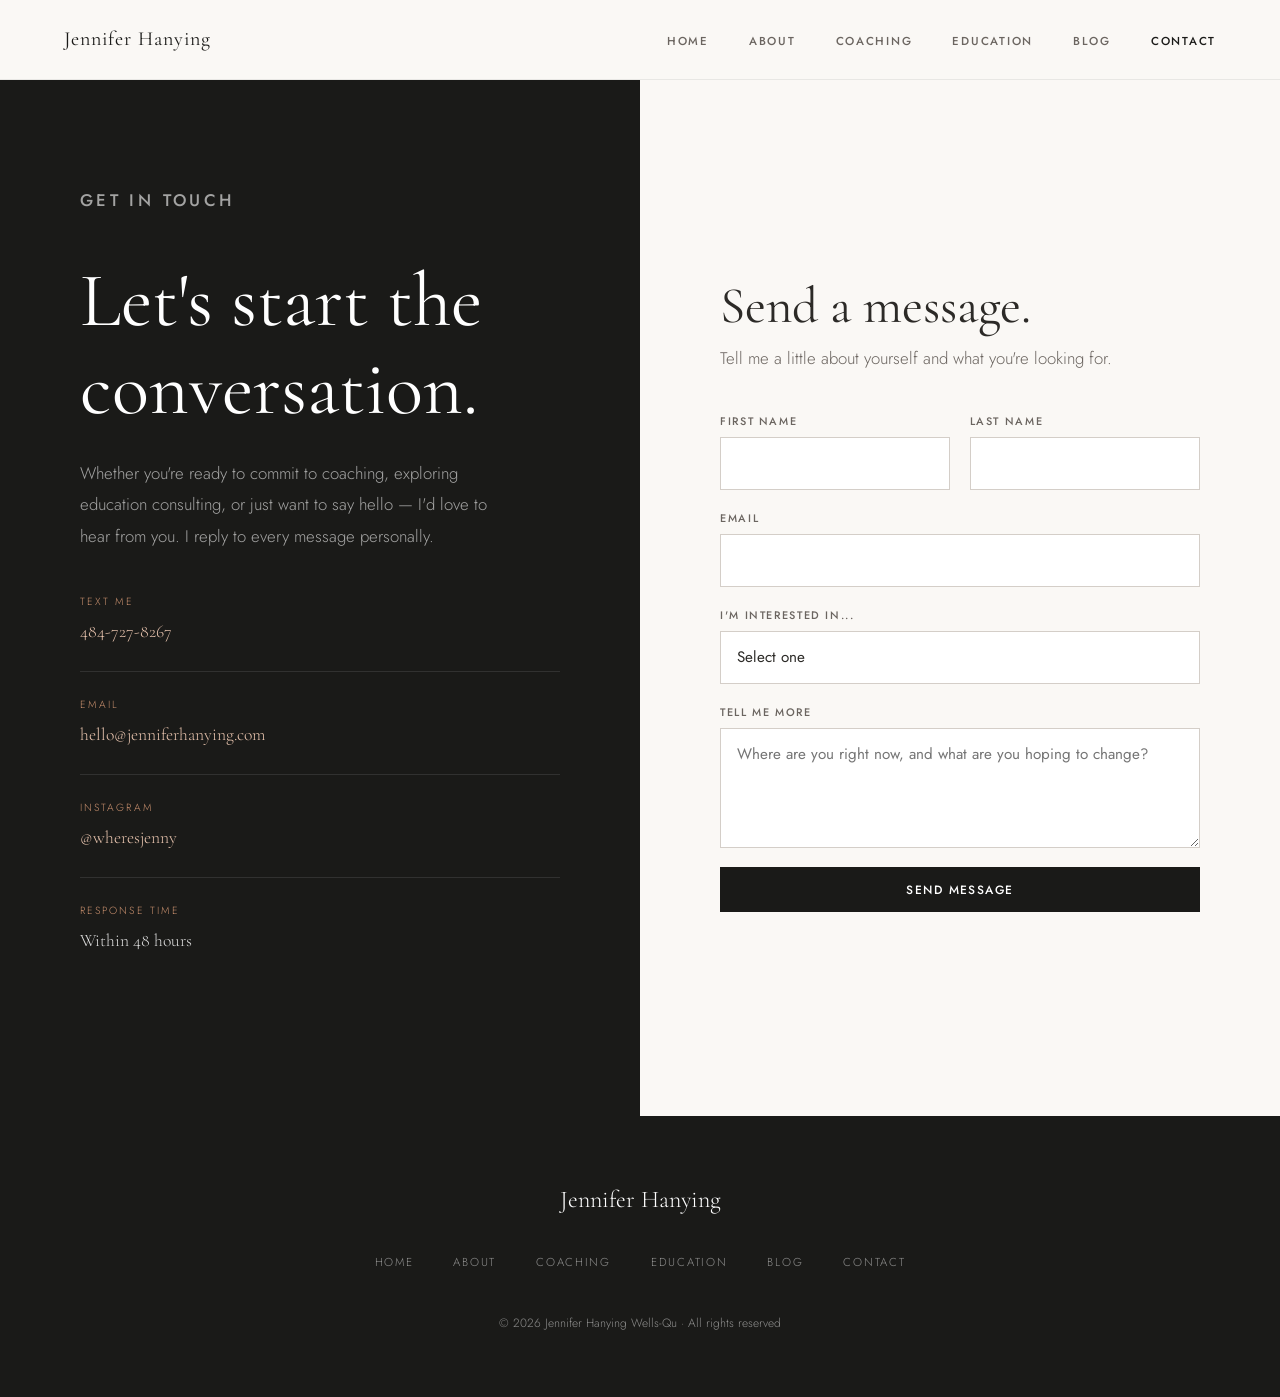
<file: contact.html>
<!DOCTYPE html>
<html lang="en">
<head>
  <meta charset="UTF-8">
  <meta name="viewport" content="width=device-width, initial-scale=1.0">
  <title>Contact | Jennifer Hanying</title>
  <link rel="preconnect" href="https://fonts.googleapis.com">
  <link href="https://fonts.googleapis.com/css2?family=Cormorant+Garamond:ital,wght@0,300;0,400;0,500;1,300;1,400&family=Jost:wght@300;400;500&display=swap" rel="stylesheet">
  <link rel="stylesheet" href="style.css">
  <style>
    .contact-layout {
      display: grid;
      grid-template-columns: 1fr 1fr;
      min-height: calc(100vh - 73px);
      margin-top: 73px;
    }
    .contact-left {
      background: var(--black);
      padding: 7rem 5rem;
      color: #fff;
      display: flex;
      flex-direction: column;
      justify-content: center;
    }
    .contact-left h1 { color: #fff; margin-bottom: 1.5rem; }
    .contact-left p { color: rgba(255,255,255,0.6); font-size: 1.05rem; line-height: 1.9; margin-bottom: 2.5rem; max-width: 440px; }
    .contact-details { margin-top: auto; }
    .contact-detail {
      margin-bottom: 1.5rem;
      padding-bottom: 1.5rem;
      border-bottom: 1px solid rgba(255,255,255,0.1);
    }
    .contact-detail:last-child { border-bottom: none; }
    .contact-detail-label {
      font-size: 0.65rem;
      letter-spacing: 0.2em;
      text-transform: uppercase;
      color: var(--blush-deep);
      margin-bottom: 0.4rem;
    }
    .contact-detail-value {
      font-family: var(--serif);
      font-size: 1.1rem;
      color: rgba(255,255,255,0.85);
    }
    .contact-detail-value a { color: var(--blush); text-decoration: none; }
    .contact-detail-value a:hover { color: var(--blush-light); }

    .contact-right {
      background: var(--warm-white);
      padding: 7rem 5rem;
      display: flex;
      flex-direction: column;
      justify-content: center;
    }
    .contact-right h2 { margin-bottom: 0.5rem; }
    .contact-right > p { color: var(--text-light); margin-bottom: 2.5rem; }

    .contact-form { display: flex; flex-direction: column; gap: 1.2rem; }
    .form-row { display: grid; grid-template-columns: 1fr 1fr; gap: 1.2rem; }

    .form-group { display: flex; flex-direction: column; gap: 0.4rem; }
    .form-group label {
      font-size: 0.68rem;
      font-weight: 500;
      letter-spacing: 0.15em;
      text-transform: uppercase;
      color: var(--text-light);
    }
    .form-group input,
    .form-group select,
    .form-group textarea {
      padding: 0.9rem 1rem;
      border: 1.5px solid #d4cec8;
      background: #fff;
      font-family: var(--sans);
      font-size: 0.95rem;
      color: var(--text);
      outline: none;
      transition: border-color 0.2s;
      -webkit-appearance: none;
    }
    .form-group input:focus,
    .form-group select:focus,
    .form-group textarea:focus { border-color: var(--blush-deep); }
    .form-group textarea { resize: vertical; min-height: 120px; }

    .form-success {
      display: none;
      background: var(--blush-light);
      padding: 2rem;
      text-align: center;
      border-top: 3px solid var(--blush-deep);
    }
    .form-success p { color: var(--text); }

    @media (max-width: 900px) {
      .contact-layout { grid-template-columns: 1fr; }
      .contact-left { padding: 5rem 2rem; }
      .contact-right { padding: 4rem 2rem; }
      .form-row { grid-template-columns: 1fr; }
    }
  </style>
</head>
<body>

  <nav class="nav">
    <a href="index.html" class="nav-logo">Jennifer Hanying</a>
    <ul class="nav-links">
      <li><a href="index.html">Home</a></li>
      <li><a href="about.html">About</a></li>
      <li><a href="coaching.html">Coaching</a></li>
      <li><a href="education.html">Education</a></li>
      <li><a href="blog.html">Blog</a></li>
      <li><a href="contact.html" class="active">Contact</a></li>
    </ul>
    <button class="nav-toggle" aria-label="menu">&#9776;</button>
  </nav>

  <div class="contact-layout">
    <div class="contact-left">
      <p class="page-hero-eyebrow">Get in Touch</p>
      <h1>Let's start the conversation.</h1>
      <p>Whether you're ready to commit to coaching, exploring education consulting, or just want to say hello — I'd love to hear from you. I reply to every message personally.</p>

      <div class="contact-details">
        <div class="contact-detail">
          <div class="contact-detail-label">Text Me</div>
          <div class="contact-detail-value"><a href="sms:4847278267">484-727-8267</a></div>
        </div>
        <div class="contact-detail">
          <div class="contact-detail-label">Email</div>
          <div class="contact-detail-value"><a href="mailto:hello@jenniferhanying.com">hello@jenniferhanying.com</a></div>
        </div>
        <div class="contact-detail">
          <div class="contact-detail-label">Instagram</div>
          <div class="contact-detail-value"><a href="https://instagram.com/wheresjenny" target="_blank">@wheresjenny</a></div>
        </div>
        <div class="contact-detail">
          <div class="contact-detail-label">Response Time</div>
          <div class="contact-detail-value">Within 48 hours</div>
        </div>
      </div>
    </div>

    <div class="contact-right">
      <h2>Send a message.</h2>
      <p>Tell me a little about yourself and what you're looking for.</p>

      <form class="contact-form" id="contactForm">
        <div class="form-row">
          <div class="form-group">
            <label for="fname">First Name</label>
            <input type="text" id="fname" name="fname" required>
          </div>
          <div class="form-group">
            <label for="lname">Last Name</label>
            <input type="text" id="lname" name="lname" required>
          </div>
        </div>
        <div class="form-group">
          <label for="email">Email</label>
          <input type="email" id="email" name="email" required>
        </div>
        <div class="form-group">
          <label for="interest">I'm interested in...</label>
          <select id="interest" name="interest">
            <option value="">Select one</option>
            <option value="coaching">Life Coaching (1:1)</option>
            <option value="college">College Application Consulting</option>
            <option value="grad">Graduate School Consulting</option>
            <option value="essay">Essay Coaching</option>
            <option value="other">Something else</option>
          </select>
        </div>
        <div class="form-group">
          <label for="message">Tell me more</label>
          <textarea id="message" name="message" placeholder="Where are you right now, and what are you hoping to change?"></textarea>
        </div>
        <button type="submit" class="btn btn-dark">Send Message</button>
      </form>

      <div class="form-success" id="formSuccess">
        <p><strong>Message received!</strong> I'll be in touch within 48 hours. Talk soon.</p>
      </div>
    </div>
  </div>

  <footer class="footer">
    <div class="footer-inner">
      <p class="footer-logo">Jennifer Hanying</p>
      <nav class="footer-nav">
        <a href="index.html">Home</a>
        <a href="about.html">About</a>
        <a href="coaching.html">Coaching</a>
        <a href="education.html">Education</a>
        <a href="blog.html">Blog</a>
        <a href="contact.html">Contact</a>
      </nav>
      <p class="footer-copy">© 2026 Jennifer Hanying Wells-Qu · All rights reserved</p>
    </div>
  </footer>

  <script src="main.js"></script>
</body>
</html>
</file>
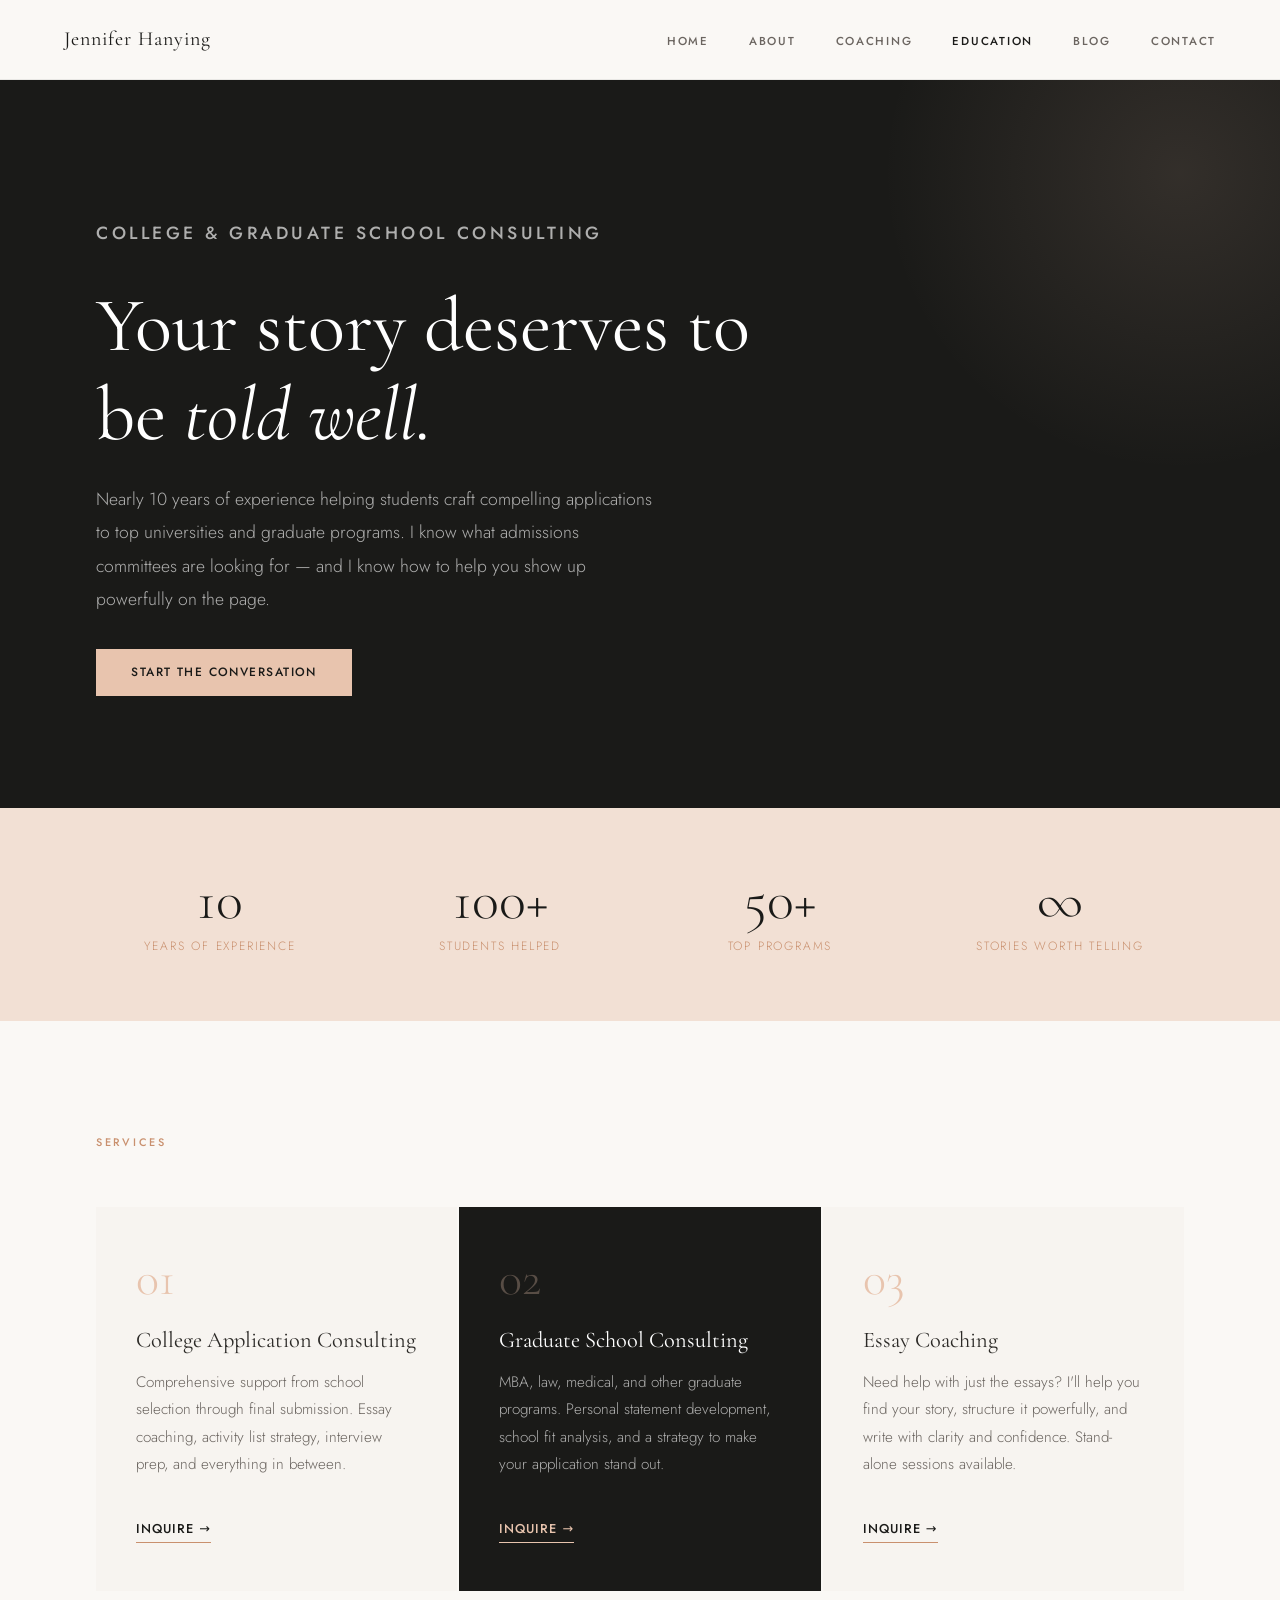
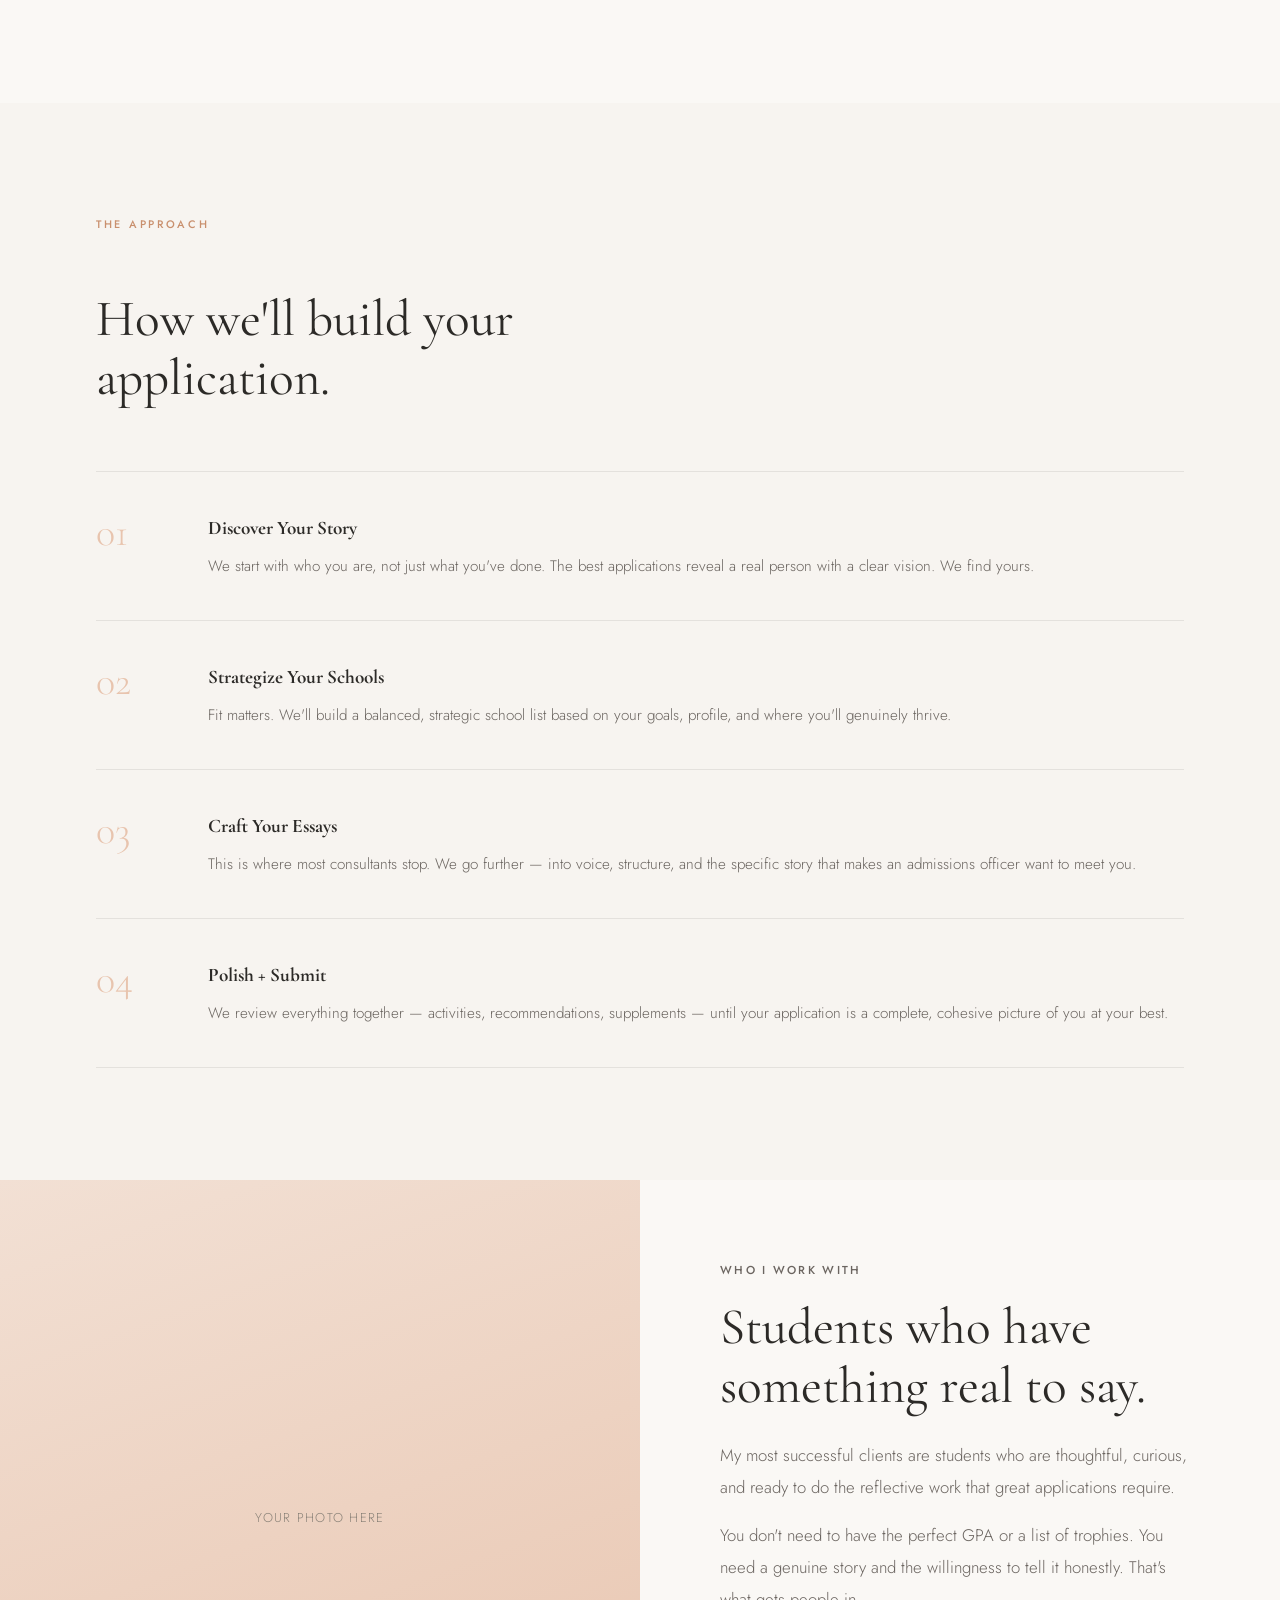
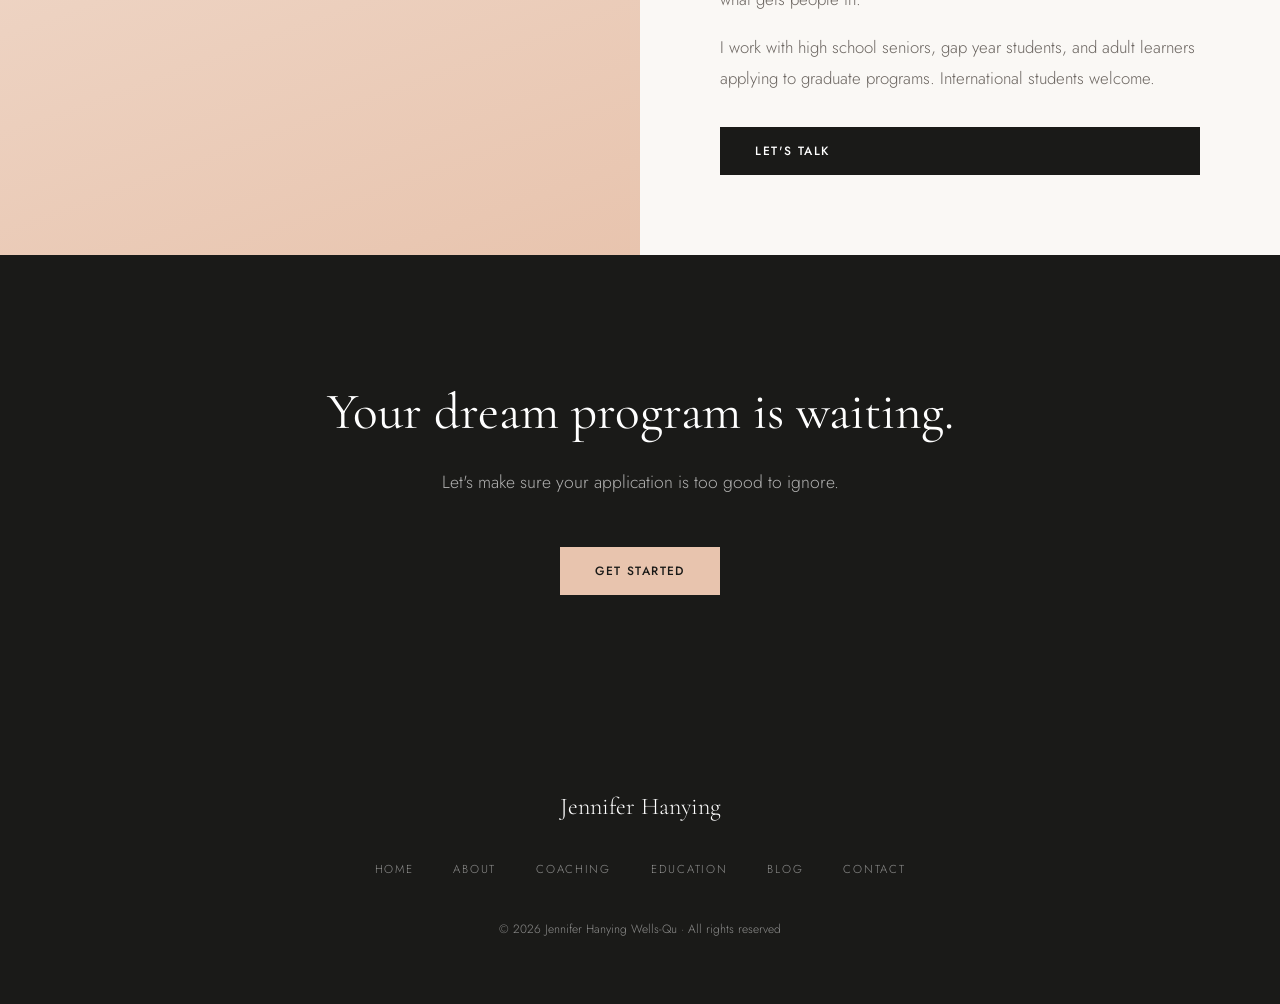
<file: education.html>
<!DOCTYPE html>
<html lang="en">
<head>
  <meta charset="UTF-8">
  <meta name="viewport" content="width=device-width, initial-scale=1.0">
  <title>Education Consulting | Jennifer Hanying</title>
  <link rel="preconnect" href="https://fonts.googleapis.com">
  <link href="https://fonts.googleapis.com/css2?family=Cormorant+Garamond:ital,wght@0,300;0,400;0,500;1,300;1,400&family=Jost:wght@300;400;500&display=swap" rel="stylesheet">
  <link rel="stylesheet" href="style.css">
  <style>
    .edu-hero {
      margin-top: 73px;
      background: var(--black);
      padding: 9rem 6rem 7rem;
      color: #fff;
      position: relative;
      overflow: hidden;
    }
    .edu-hero::before {
      content: '';
      position: absolute;
      right: -200px; top: -200px;
      width: 600px; height: 600px;
      border-radius: 50%;
      background: radial-gradient(circle, rgba(232,196,174,0.12) 0%, transparent 70%);
    }
    .edu-hero-inner { max-width: 700px; position: relative; }
    .edu-hero h1 { color: #fff; margin-bottom: 1.5rem; }
    .edu-hero p { color: rgba(255,255,255,0.65); font-size: 1.1rem; line-height: 1.9; margin-bottom: 2rem; max-width: 560px; }

    .edu-stats {
      background: var(--blush-light);
      padding: 4rem 6rem;
      display: grid;
      grid-template-columns: repeat(4, 1fr);
      gap: 2rem;
      text-align: center;
    }
    .stat { }
    .stat-num {
      font-family: var(--serif);
      font-size: 3.5rem;
      font-weight: 300;
      color: var(--black);
      line-height: 1;
      margin-bottom: 0.5rem;
    }
    .stat-label { font-size: 0.75rem; letter-spacing: 0.15em; text-transform: uppercase; color: var(--blush-deep); }

    .edu-services {
      padding: 7rem 6rem;
      background: var(--warm-white);
    }
    .services-grid {
      display: grid;
      grid-template-columns: repeat(3, 1fr);
      gap: 2px;
      margin-top: 3rem;
    }
    .service-card { background: var(--off-white); padding: 3rem 2.5rem; }
    .service-card h3 { font-size: 1.4rem; margin-bottom: 1rem; }
    .service-card p { color: var(--text-light); font-size: 0.95rem; line-height: 1.8; margin-bottom: 1.5rem; }

    .edu-process {
      padding: 7rem 6rem;
      background: var(--off-white);
    }
    .edu-process h2 { margin-bottom: 4rem; max-width: 500px; }
    .process-list { }
    .process-row {
      display: grid;
      grid-template-columns: 80px 1fr;
      gap: 2rem;
      padding: 2.5rem 0;
      border-bottom: 1px solid rgba(0,0,0,0.08);
      align-items: start;
    }
    .process-row:first-of-type { border-top: 1px solid rgba(0,0,0,0.08); }
    .process-row-num {
      font-family: var(--serif);
      font-size: 2.5rem;
      font-weight: 300;
      color: var(--blush);
      line-height: 1;
    }
    .process-row h4 { font-family: var(--serif); font-size: 1.2rem; margin-bottom: 0.5rem; }
    .process-row p { color: var(--text-light); font-size: 0.95rem; line-height: 1.8; }

    .edu-who {
      display: grid;
      grid-template-columns: 1fr 1fr;
      min-height: 60vh;
    }
    .edu-who-img {
      background: linear-gradient(160deg, var(--blush-light) 0%, var(--blush) 100%);
      display: flex; align-items: center; justify-content: center;
      color: var(--stone); font-size: 0.8rem; letter-spacing: 0.1em; text-transform: uppercase;
    }
    .edu-who-text {
      padding: 5rem;
      display: flex;
      flex-direction: column;
      justify-content: center;
    }
    .edu-who-text h2 { margin-bottom: 1.5rem; }
    .edu-who-text p { color: var(--text-light); margin-bottom: 1rem; line-height: 1.9; }

    @media (max-width: 900px) {
      .edu-hero { padding: 6rem 2rem 4rem; }
      .edu-stats { grid-template-columns: repeat(2, 1fr); padding: 3rem 2rem; }
      .edu-services { padding: 5rem 2rem; }
      .services-grid { grid-template-columns: 1fr; }
      .edu-process { padding: 5rem 2rem; }
      .edu-who { grid-template-columns: 1fr; }
      .edu-who-img { min-height: 50vw; }
      .edu-who-text { padding: 3rem 2rem; }
    }
  </style>
</head>
<body>

  <nav class="nav">
    <a href="index.html" class="nav-logo">Jennifer Hanying</a>
    <ul class="nav-links">
      <li><a href="index.html">Home</a></li>
      <li><a href="about.html">About</a></li>
      <li><a href="coaching.html">Coaching</a></li>
      <li><a href="education.html" class="active">Education</a></li>
      <li><a href="blog.html">Blog</a></li>
      <li><a href="contact.html">Contact</a></li>
    </ul>
    <button class="nav-toggle" aria-label="menu">&#9776;</button>
  </nav>

  <div class="edu-hero">
    <div class="edu-hero-inner">
      <p class="page-hero-eyebrow">College & Graduate School Consulting</p>
      <h1>Your story deserves to be <em>told well.</em></h1>
      <p>Nearly 10 years of experience helping students craft compelling applications to top universities and graduate programs. I know what admissions committees are looking for — and I know how to help you show up powerfully on the page.</p>
      <a href="contact.html" class="btn btn-blush">Start the Conversation</a>
    </div>
  </div>

  <div class="edu-stats">
    <div class="stat">
      <div class="stat-num">10</div>
      <div class="stat-label">Years of Experience</div>
    </div>
    <div class="stat">
      <div class="stat-num">100+</div>
      <div class="stat-label">Students Helped</div>
    </div>
    <div class="stat">
      <div class="stat-num">50+</div>
      <div class="stat-label">Top Programs</div>
    </div>
    <div class="stat">
      <div class="stat-num">∞</div>
      <div class="stat-label">Stories Worth Telling</div>
    </div>
  </div>

  <div class="edu-services">
    <div class="section-label">Services</div>
    <div class="services-grid">
      <div class="service-card">
        <span class="what-num">01</span>
        <h3>College Application Consulting</h3>
        <p>Comprehensive support from school selection through final submission. Essay coaching, activity list strategy, interview prep, and everything in between.</p>
        <a href="contact.html" class="link-arrow">Inquire →</a>
      </div>
      <div class="service-card" style="background:var(--black); color:#fff;">
        <span class="what-num" style="color:rgba(232,196,174,0.3);">02</span>
        <h3 style="color:#fff;">Graduate School Consulting</h3>
        <p style="color:rgba(255,255,255,0.65);">MBA, law, medical, and other graduate programs. Personal statement development, school fit analysis, and a strategy to make your application stand out.</p>
        <a href="contact.html" class="link-arrow" style="color:var(--blush); border-bottom-color:var(--blush);">Inquire →</a>
      </div>
      <div class="service-card">
        <span class="what-num">03</span>
        <h3>Essay Coaching</h3>
        <p>Need help with just the essays? I'll help you find your story, structure it powerfully, and write with clarity and confidence. Stand-alone sessions available.</p>
        <a href="contact.html" class="link-arrow">Inquire →</a>
      </div>
    </div>
  </div>

  <div class="edu-process">
    <div class="section-label">The Approach</div>
    <h2>How we'll build your application.</h2>
    <div class="process-list">
      <div class="process-row">
        <div class="process-row-num">01</div>
        <div>
          <h4>Discover Your Story</h4>
          <p>We start with who you are, not just what you've done. The best applications reveal a real person with a clear vision. We find yours.</p>
        </div>
      </div>
      <div class="process-row">
        <div class="process-row-num">02</div>
        <div>
          <h4>Strategize Your Schools</h4>
          <p>Fit matters. We'll build a balanced, strategic school list based on your goals, profile, and where you'll genuinely thrive.</p>
        </div>
      </div>
      <div class="process-row">
        <div class="process-row-num">03</div>
        <div>
          <h4>Craft Your Essays</h4>
          <p>This is where most consultants stop. We go further — into voice, structure, and the specific story that makes an admissions officer want to meet you.</p>
        </div>
      </div>
      <div class="process-row">
        <div class="process-row-num">04</div>
        <div>
          <h4>Polish + Submit</h4>
          <p>We review everything together — activities, recommendations, supplements — until your application is a complete, cohesive picture of you at your best.</p>
        </div>
      </div>
    </div>
  </div>

  <div class="edu-who">
    <div class="edu-who-img"><span>Your photo here</span></div>
    <div class="edu-who-text">
      <p class="page-hero-eyebrow">Who I Work With</p>
      <h2>Students who have something real to say.</h2>
      <p>My most successful clients are students who are thoughtful, curious, and ready to do the reflective work that great applications require.</p>
      <p>You don't need to have the perfect GPA or a list of trophies. You need a genuine story and the willingness to tell it honestly. That's what gets people in.</p>
      <p>I work with high school seniors, gap year students, and adult learners applying to graduate programs. International students welcome.</p>
      <a href="contact.html" class="btn btn-dark" style="margin-top:1rem;">Let's Talk</a>
    </div>
  </div>

  <section class="cta-dark">
    <h2>Your dream program is waiting.</h2>
    <p>Let's make sure your application is too good to ignore.</p>
    <a href="contact.html" class="btn btn-blush">Get Started</a>
  </section>

  <footer class="footer">
    <div class="footer-inner">
      <p class="footer-logo">Jennifer Hanying</p>
      <nav class="footer-nav">
        <a href="index.html">Home</a>
        <a href="about.html">About</a>
        <a href="coaching.html">Coaching</a>
        <a href="education.html">Education</a>
        <a href="blog.html">Blog</a>
        <a href="contact.html">Contact</a>
      </nav>
      <p class="footer-copy">© 2026 Jennifer Hanying Wells-Qu · All rights reserved</p>
    </div>
  </footer>

  <script src="main.js"></script>
</body>
</html>
</file>
<file: style.css>
/* ============================================================
   JENNIFER HANYING — Global Stylesheet
   Aesthetic: Editorial luxury meets warm humanity
   Fonts: Cormorant Garamond (display) + Jost (body)
   ============================================================ */

:root {
  --black: #1a1a18;
  --off-white: #f7f4f0;
  --warm-white: #faf8f5;
  --blush: #e8c4ae;
  --blush-light: #f2e0d4;
  --blush-deep: #c9906e;
  --stone: #8a8278;
  --text: #2c2a27;
  --text-light: #6b6560;
  --serif: 'Cormorant Garamond', Georgia, serif;
  --sans: 'Jost', system-ui, sans-serif;
}

*, *::before, *::after { box-sizing: border-box; margin: 0; padding: 0; }

html { scroll-behavior: smooth; }

body {
  font-family: var(--sans);
  font-weight: 300;
  color: var(--text);
  background: var(--warm-white);
  line-height: 1.7;
  overflow-x: hidden;
}

img { max-width: 100%; display: block; }

/* ============================================================ TYPOGRAPHY */
h1, h2, h3 { font-family: var(--serif); font-weight: 400; line-height: 1.15; }
h1 { font-size: clamp(3rem, 6vw, 5.5rem); }
h2 { font-size: clamp(2rem, 4vw, 3.5rem); }
h3 { font-size: clamp(1.4rem, 2.5vw, 2rem); }
em { font-style: italic; }
p { font-size: 1.05rem; }

/* ============================================================ BUTTONS */
.btn {
  display: inline-block;
  padding: 0.85rem 2.2rem;
  font-family: var(--sans);
  font-size: 0.75rem;
  font-weight: 500;
  letter-spacing: 0.12em;
  text-transform: uppercase;
  text-decoration: none;
  cursor: pointer;
  border: none;
  transition: all 0.25s ease;
}
.btn-dark { background: var(--black); color: #fff; }
.btn-dark:hover { background: #333; }
.btn-outline { background: transparent; color: var(--black); border: 1.5px solid var(--black); }
.btn-outline:hover { background: var(--black); color: #fff; }
.btn-blush { background: var(--blush); color: var(--black); }
.btn-blush:hover { background: var(--blush-deep); color: #fff; }

.link-arrow {
  display: inline-block;
  margin-top: 1rem;
  font-size: 0.8rem;
  font-weight: 500;
  letter-spacing: 0.08em;
  text-transform: uppercase;
  text-decoration: none;
  color: var(--black);
  border-bottom: 1px solid var(--blush-deep);
  padding-bottom: 2px;
  transition: border-color 0.2s;
}
.link-arrow:hover { border-color: var(--black); }

/* ============================================================ NAV */
.nav {
  position: fixed;
  top: 0; left: 0; right: 0;
  z-index: 100;
  display: flex;
  align-items: center;
  justify-content: space-between;
  padding: 1.4rem 4rem;
  background: var(--warm-white);
  border-bottom: 1px solid rgba(0,0,0,0.07);
  transition: all 0.3s ease;
}
.nav.scrolled { padding: 0.9rem 4rem; box-shadow: 0 2px 20px rgba(0,0,0,0.06); }

.nav-logo {
  font-family: var(--serif);
  font-size: 1.25rem;
  font-weight: 400;
  letter-spacing: 0.05em;
  text-decoration: none;
  color: var(--black);
}

.nav-links {
  display: flex;
  gap: 2.5rem;
  list-style: none;
}
.nav-links a {
  font-size: 0.72rem;
  font-weight: 500;
  letter-spacing: 0.15em;
  text-transform: uppercase;
  text-decoration: none;
  color: var(--text-light);
  transition: color 0.2s;
}
.nav-links a:hover,
.nav-links a.active { color: var(--black); }

.nav-toggle { display: none; background: none; border: none; font-size: 1.4rem; cursor: pointer; }

/* ============================================================ BANNER */
.banner {
  background: var(--black);
  color: var(--blush-light);
  display: flex;
  gap: 3rem;
  padding: 0.75rem 2rem;
  overflow: hidden;
  font-size: 0.7rem;
  letter-spacing: 0.18em;
  text-transform: uppercase;
  margin-top: 73px;
  white-space: nowrap;
}

/* ============================================================ HERO */
.hero {
  display: grid;
  grid-template-columns: 1fr 1fr;
  min-height: 90vh;
  align-items: center;
}

.hero-image-block {
  height: 90vh;
  background: #e8e2da;
  position: relative;
  overflow: hidden;
}

.hero-img-placeholder {
  width: 100%;
  height: 100%;
  display: flex;
  align-items: center;
  justify-content: center;
  background: linear-gradient(135deg, #d4c8bc 0%, #c0b0a4 100%);
  color: var(--stone);
  font-size: 0.8rem;
  letter-spacing: 0.1em;
  text-transform: uppercase;
}

.hero-content {
  padding: 5rem 5rem 5rem 6rem;
}

.hero-eyebrow {
  font-size: 0.72rem;
  font-weight: 500;
  letter-spacing: 0.2em;
  text-transform: uppercase;
  color: var(--blush-deep);
  margin-bottom: 1.5rem;
}

.hero-headline {
  margin-bottom: 1.5rem;
  color: var(--black);
}

.hero-sub {
  font-size: 1.1rem;
  color: var(--text-light);
  max-width: 440px;
  margin-bottom: 2.5rem;
  line-height: 1.8;
}

.hero-ctas { display: flex; gap: 1rem; flex-wrap: wrap; }

/* ============================================================ SECTIONS */
.section {
  padding: 7rem 6rem;
  position: relative;
}

.section-label {
  font-size: 0.68rem;
  font-weight: 500;
  letter-spacing: 0.25em;
  text-transform: uppercase;
  color: var(--blush-deep);
  margin-bottom: 3.5rem;
}

/* ============================================================ WHAT I DO */
.what-i-do { background: var(--warm-white); }

.what-grid {
  display: grid;
  grid-template-columns: repeat(3, 1fr);
  gap: 2px;
}

.what-card {
  padding: 3rem 2.5rem;
  background: var(--off-white);
  position: relative;
}

.what-card--accent { background: var(--black); color: var(--off-white); }
.what-card--accent h3 { color: #fff; }
.what-card--accent p { color: rgba(255,255,255,0.7); }
.what-card--accent .link-arrow { color: var(--blush); border-bottom-color: var(--blush); }

.what-num {
  display: block;
  font-family: var(--serif);
  font-size: 3rem;
  font-weight: 300;
  color: var(--blush);
  margin-bottom: 1.5rem;
  line-height: 1;
}
.what-card--accent .what-num { color: rgba(232,196,174,0.4); }

.what-card h3 { margin-bottom: 1rem; }

/* ============================================================ QUOTE */
.quote-section {
  background: var(--black);
  color: var(--off-white);
  padding: 8rem 6rem;
}

.quote-inner {
  display: grid;
  grid-template-columns: 1fr 1fr;
  gap: 6rem;
  align-items: center;
  max-width: 1100px;
  margin: 0 auto;
}

blockquote p {
  font-family: var(--serif);
  font-size: clamp(1.8rem, 3.5vw, 3rem);
  font-weight: 300;
  font-style: italic;
  line-height: 1.3;
  color: #fff;
  margin-bottom: 1rem;
}

blockquote strong { color: var(--blush); font-weight: 400; }

blockquote cite {
  font-size: 0.72rem;
  letter-spacing: 0.2em;
  text-transform: uppercase;
  color: var(--blush-deep);
  font-style: normal;
}

.upanishad {
  border-left: 2px solid var(--blush-deep);
  padding-left: 2rem;
}

.upanishad p {
  font-family: var(--serif);
  font-size: 1.2rem;
  font-style: italic;
  color: rgba(255,255,255,0.75);
  line-height: 2;
  margin-bottom: 1.5rem;
}

.upanishad span {
  font-size: 0.75rem;
  letter-spacing: 0.15em;
  text-transform: uppercase;
  color: var(--blush-deep);
}

/* ============================================================ MEET JEN */
.meet {
  display: grid;
  grid-template-columns: 1fr 1fr;
  gap: 6rem;
  align-items: center;
  background: var(--warm-white);
}

.meet-img {
  position: relative;
}

.meet-img-placeholder {
  width: 100%;
  aspect-ratio: 4/5;
  background: linear-gradient(160deg, var(--blush-light) 0%, var(--blush) 100%);
  display: flex;
  align-items: center;
  justify-content: center;
  color: var(--stone);
  font-size: 0.8rem;
  letter-spacing: 0.1em;
  text-transform: uppercase;
}

.meet-tag {
  position: absolute;
  right: -1.5rem;
  bottom: 3rem;
  writing-mode: vertical-rl;
  font-size: 0.65rem;
  letter-spacing: 0.25em;
  text-transform: uppercase;
  color: var(--stone);
}

.meet-content h2 { margin-bottom: 1.5rem; }
.meet-content p { color: var(--text-light); margin-bottom: 1.2rem; }
.meet-content .btn { margin-top: 1rem; }

/* ============================================================ TESTIMONIALS */
.testimonials { background: var(--off-white); }

.testimonial-grid {
  display: grid;
  grid-template-columns: repeat(3, 1fr);
  gap: 3rem;
}

.testimonial {
  padding: 2.5rem;
  background: #fff;
  border-top: 3px solid var(--blush);
}

.t-quote {
  font-family: var(--serif);
  font-size: 1.3rem;
  font-style: italic;
  color: var(--black);
  margin-bottom: 1rem;
  line-height: 1.3;
}

.t-body {
  font-size: 0.95rem;
  color: var(--text-light);
  margin-bottom: 1.5rem;
  line-height: 1.8;
}

.t-attr {
  font-size: 0.75rem;
  letter-spacing: 0.08em;
  text-transform: uppercase;
  color: var(--blush-deep);
}

/* ============================================================ CTA DARK */
.cta-dark {
  background: var(--black);
  color: #fff;
  text-align: center;
  padding: 8rem 4rem;
}

.cta-dark h2 {
  color: #fff;
  margin-bottom: 1.5rem;
}

.cta-dark p {
  color: rgba(255,255,255,0.65);
  margin-bottom: 3rem;
  font-size: 1.1rem;
  line-height: 1.9;
}

/* ============================================================ VISION */
.vision-section {
  background: var(--off-white);
  padding: 8rem 4rem;
  text-align: center;
  position: relative;
  overflow: hidden;
}

.vision-section::before {
  content: '';
  position: absolute;
  top: -80px; left: 50%; transform: translateX(-50%);
  width: 300px; height: 300px;
  background: linear-gradient(135deg, var(--blush-light), var(--blush));
  border-radius: 50%;
  opacity: 0.3;
  z-index: 0;
}

.vision-inner { position: relative; z-index: 1; max-width: 520px; margin: 0 auto; }

.vision-eyebrow {
  display: inline-block;
  background: var(--blush-light);
  padding: 0.4rem 1.5rem;
  font-size: 0.7rem;
  letter-spacing: 0.2em;
  text-transform: uppercase;
  color: var(--blush-deep);
  margin-bottom: 1.5rem;
}

.vision-script {
  font-family: var(--serif);
  font-style: italic;
  font-size: 1.4rem;
  color: var(--stone);
  margin-bottom: 0.5rem;
}

.vision-inner h2 { margin-bottom: 1rem; }
.vision-inner > p { color: var(--text-light); margin-bottom: 2rem; }

.vision-form {
  display: flex;
  gap: 0;
  max-width: 440px;
  margin: 0 auto;
}

.vision-form input {
  flex: 1;
  padding: 0.85rem 1.2rem;
  border: 1.5px solid #d4cec8;
  border-right: none;
  font-family: var(--sans);
  font-size: 0.9rem;
  background: #fff;
  outline: none;
}

.vision-form input:focus { border-color: var(--blush-deep); }
.vision-form .btn { border-radius: 0; white-space: nowrap; }

/* ============================================================ FOOTER */
.footer {
  background: var(--black);
  color: rgba(255,255,255,0.5);
  padding: 4rem 6rem;
}

.footer-inner { max-width: 1200px; margin: 0 auto; text-align: center; }

.footer-logo {
  font-family: var(--serif);
  font-size: 1.5rem;
  color: #fff;
  margin-bottom: 2rem;
}

.footer-nav {
  display: flex;
  justify-content: center;
  gap: 2.5rem;
  flex-wrap: wrap;
  margin-bottom: 2.5rem;
}

.footer-nav a {
  font-size: 0.72rem;
  letter-spacing: 0.15em;
  text-transform: uppercase;
  text-decoration: none;
  color: rgba(255,255,255,0.5);
  transition: color 0.2s;
}

.footer-nav a:hover { color: var(--blush); }

.footer-copy { font-size: 0.75rem; }

/* ============================================================ PAGE HERO (inner pages) */
.page-hero {
  padding: 10rem 6rem 5rem;
  background: var(--warm-white);
  margin-top: 73px;
}

.page-hero-eyebrow {
  font-size: 0.72rem;
  font-weight: 500;
  letter-spacing: 0.2em;
  text-transform: uppercase;
  color: var(--blush-deep);
  margin-bottom: 1rem;
}

.page-hero h1 { max-width: 700px; }
.page-hero p { max-width: 580px; color: var(--text-light); font-size: 1.1rem; margin-top: 1.5rem; }

/* ============================================================ MOBILE */
@media (max-width: 900px) {
  .nav { padding: 1.2rem 2rem; }
  .nav-links { display: none; flex-direction: column; position: fixed; top: 73px; left: 0; right: 0; background: var(--warm-white); padding: 2rem; gap: 1.5rem; border-bottom: 1px solid rgba(0,0,0,0.07); z-index: 99; }
  .nav-links.open { display: flex; }
  .nav-toggle { display: block; }

  .hero { grid-template-columns: 1fr; min-height: auto; }
  .hero-image-block { height: 60vw; }
  .hero-content { padding: 3rem 2rem; }

  .section { padding: 4rem 2rem; }
  .what-grid { grid-template-columns: 1fr; gap: 2px; }
  .quote-inner { grid-template-columns: 1fr; gap: 3rem; }
  .meet { grid-template-columns: 1fr; }
  .testimonial-grid { grid-template-columns: 1fr; }
  .footer { padding: 3rem 2rem; }
  .quote-section { padding: 5rem 2rem; }
  .cta-dark { padding: 5rem 2rem; }
  .page-hero { padding: 8rem 2rem 4rem; }

  .vision-form { flex-direction: column; }
  .vision-form input { border-right: 1.5px solid #d4cec8; border-bottom: none; }

  .banner { gap: 1.5rem; font-size: 0.65rem; }
}

/* ============================================================ ANIMATIONS */
@keyframes fadeUp {
  from { opacity: 0; transform: translateY(30px); }
  to { opacity: 1; transform: translateY(0); }
}

.hero-eyebrow { animation: fadeUp 0.6s ease 0.1s both; }
.hero-headline { animation: fadeUp 0.6s ease 0.25s both; }
.hero-sub { animation: fadeUp 0.6s ease 0.4s both; }
.hero-ctas { animation: fadeUp 0.6s ease 0.55s both; }
</file>
